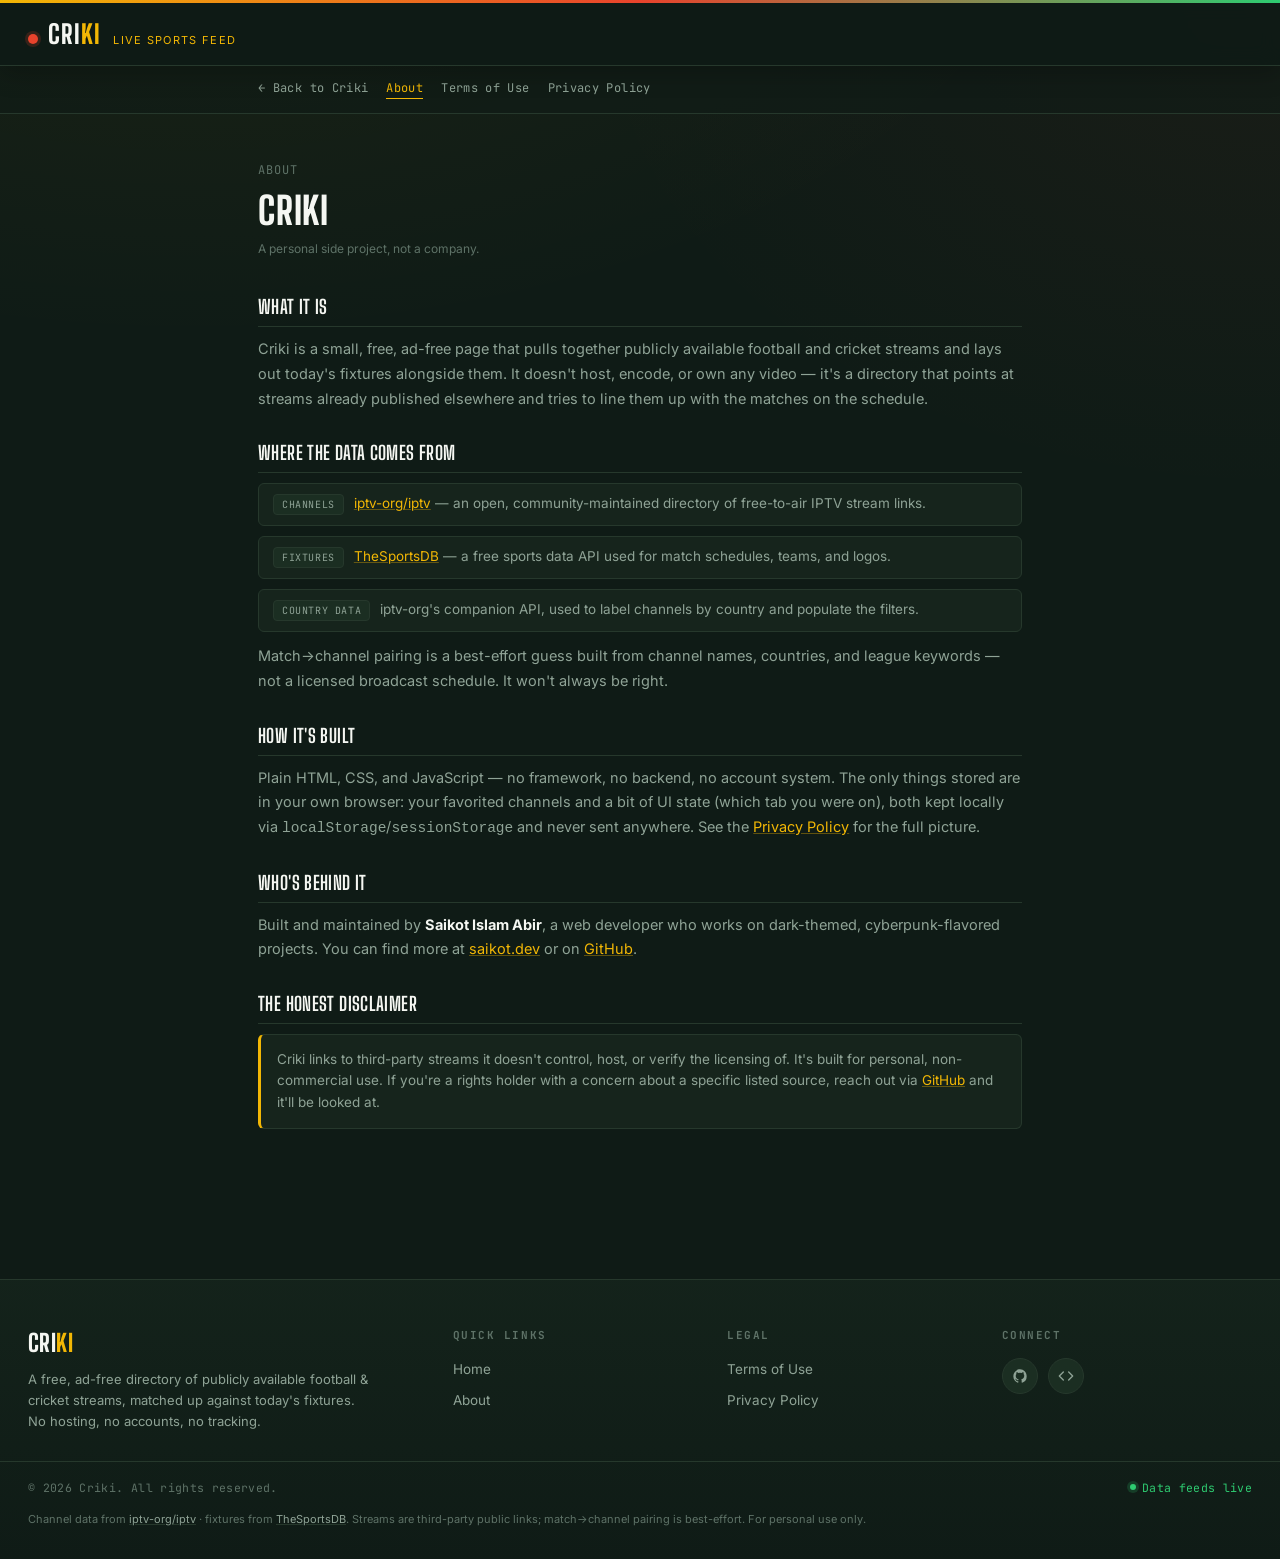
<file: about.html>
<!DOCTYPE html>
<html lang="en">
<head>
<meta charset="UTF-8">
<meta name="viewport" content="width=device-width, initial-scale=1.0">
<title>About — Criki</title>
<meta name="description" content="What Criki is, where its data comes from, and who builds it.">
<meta property="og:type" content="website">
<meta property="og:site_name" content="Criki">
<meta property="og:title" content="About — Criki">
<meta property="og:description" content="What Criki is, where its data comes from, and who builds it.">
<meta property="og:image" content="https://your-deployment-url-here/favicon.png">
<meta property="og:url" content="https://your-deployment-url-here/about.html">
<meta name="twitter:card" content="summary">
<meta name="twitter:title" content="About — Criki">
<meta name="twitter:description" content="What Criki is, where its data comes from, and who builds it.">
<meta name="twitter:image" content="https://your-deployment-url-here/favicon.png">
<link rel="preconnect" href="https://fonts.googleapis.com">
<link rel="preconnect" href="https://fonts.gstatic.com" crossorigin>
<link href="https://fonts.googleapis.com/css2?family=Big+Shoulders+Display:wght@600;700;800&family=Inter:wght@400;500;600;700&family=JetBrains+Mono:wght@400;500;700&display=swap" rel="stylesheet">
<link rel="icon" type="image/png" href="favicon.png">
<link rel="apple-touch-icon" href="favicon.png">
<link rel="stylesheet" href="css/style.css">
</head>
<body>

<header>
  <div class="header-inner">
    <a class="brand" href="index.html" style="text-decoration:none;">
      <span class="brand-mark" aria-hidden="true"></span>
      <h1 class="display">CRI<span>KI</span></h1>
      <span class="brand-sub">Live Sports Feed</span>
    </a>
  </div>
</header>

<nav class="info-nav">
  <div class="info-nav-inner">
    <a href="index.html">← Back to Criki</a>
    <a href="about.html" class="active">About</a>
    <a href="terms.html">Terms of Use</a>
    <a href="privacy.html">Privacy Policy</a>
  </div>
</nav>

<main class="page-content">
  <div class="page-kicker">About</div>
  <h1>Criki</h1>
  <p class="page-updated">A personal side project, not a company.</p>

  <section>
    <h2>What it is</h2>
    <p>Criki is a small, free, ad-free page that pulls together publicly available football and cricket streams and lays out today's fixtures alongside them. It doesn't host, encode, or own any video — it's a directory that points at streams already published elsewhere and tries to line them up with the matches on the schedule.</p>
  </section>

  <section>
    <h2>Where the data comes from</h2>
    <div class="about-stack">
      <div class="about-stack-item">
        <span class="tag">Channels</span>
        <span><a href="https://github.com/iptv-org/iptv" target="_blank" rel="noopener">iptv-org/iptv</a> — an open, community-maintained directory of free-to-air IPTV stream links.</span>
      </div>
      <div class="about-stack-item">
        <span class="tag">Fixtures</span>
        <span><a href="https://www.thesportsdb.com/" target="_blank" rel="noopener">TheSportsDB</a> — a free sports data API used for match schedules, teams, and logos.</span>
      </div>
      <div class="about-stack-item">
        <span class="tag">Country data</span>
        <span>iptv-org's companion API, used to label channels by country and populate the filters.</span>
      </div>
    </div>
    <p>Match→channel pairing is a best-effort guess built from channel names, countries, and league keywords — not a licensed broadcast schedule. It won't always be right.</p>
  </section>

  <section>
    <h2>How it's built</h2>
    <p>Plain HTML, CSS, and JavaScript — no framework, no backend, no account system. The only things stored are in your own browser: your favorited channels and a bit of UI state (which tab you were on), both kept locally via <code>localStorage</code>/<code>sessionStorage</code> and never sent anywhere. See the <a href="privacy.html">Privacy Policy</a> for the full picture.</p>
  </section>

  <section>
    <h2>Who's behind it</h2>
    <p>Built and maintained by <strong>Saikot Islam Abir</strong>, a web developer who works on dark-themed, cyberpunk-flavored projects. You can find more at <a href="https://saikot.dev" target="_blank" rel="noopener">saikot.dev</a> or on <a href="https://github.com/saikotportal" target="_blank" rel="noopener">GitHub</a>.</p>
  </section>

  <section>
    <h2>The honest disclaimer</h2>
    <div class="callout">Criki links to third-party streams it doesn't control, host, or verify the licensing of. It's built for personal, non-commercial use. If you're a rights holder with a concern about a specific listed source, reach out via <a href="https://github.com/saikotportal" target="_blank" rel="noopener">GitHub</a> and it'll be looked at.</div>
  </section>
</main>

<footer>
  <div class="footer-grid">
    <div class="footer-col footer-brand-col">
      <a class="footer-logo display" href="index.html">CRI<span>KI</span></a>
      <p class="footer-tagline">A free, ad-free directory of publicly available football &amp; cricket streams, matched up against today's fixtures. No hosting, no accounts, no tracking.</p>
    </div>
    <div class="footer-col">
      <h4 class="footer-heading mono">QUICK LINKS</h4>
      <ul class="footer-links">
        <li><a href="index.html">Home</a></li>
        <li><a href="about.html">About</a></li>
      </ul>
    </div>
    <div class="footer-col">
      <h4 class="footer-heading mono">LEGAL</h4>
      <ul class="footer-links">
        <li><a href="terms.html">Terms of Use</a></li>
        <li><a href="privacy.html">Privacy Policy</a></li>
      </ul>
    </div>
    <div class="footer-col">
      <h4 class="footer-heading mono">CONNECT</h4>
      <div class="footer-connect">
        <a class="footer-icon-btn" href="https://github.com/saikotportal" target="_blank" rel="noopener" aria-label="GitHub">
          <svg viewBox="0 0 24 24" fill="currentColor" aria-hidden="true"><path d="M12 2C6.48 2 2 6.58 2 12.26c0 4.54 2.87 8.39 6.84 9.75.5.1.68-.22.68-.49 0-.24-.01-.87-.01-1.71-2.78.62-3.37-1.36-3.37-1.36-.46-1.19-1.11-1.51-1.11-1.51-.91-.64.07-.63.07-.63 1 .07 1.53 1.05 1.53 1.05.89 1.56 2.34 1.11 2.91.85.09-.66.35-1.11.63-1.37-2.22-.26-4.56-1.14-4.56-5.07 0-1.12.39-2.03 1.03-2.75-.1-.26-.45-1.31.1-2.72 0 0 .84-.27 2.75 1.05a9.3 9.3 0 0 1 5 0c1.91-1.32 2.75-1.05 2.75-1.05.55 1.41.2 2.46.1 2.72.64.72 1.03 1.63 1.03 2.75 0 3.94-2.34 4.81-4.57 5.06.36.32.68.94.68 1.9 0 1.37-.01 2.47-.01 2.81 0 .27.18.6.69.49A10.02 10.02 0 0 0 22 12.26C22 6.58 17.52 2 12 2Z"/></svg>
        </a>
        <button type="button" class="footer-icon-btn" id="devCreditTrigger" aria-label="Built by saikot.dev">
          <svg viewBox="0 0 24 24" fill="none" stroke="currentColor" stroke-width="2" stroke-linecap="round" stroke-linejoin="round" aria-hidden="true"><path d="M16 18l6-6-6-6"/><path d="M8 6l-6 6 6 6"/></svg>
        </button>
      </div>
    </div>
  </div>

  <div class="footer-divider" aria-hidden="true"></div>

  <div class="footer-bottom mono">
    <span>&copy; <span id="footerYear"></span> Criki. All rights reserved.</span>
    <span class="footer-status"><span class="live-dot-sm" aria-hidden="true"></span>Data feeds live</span>
  </div>

  <p class="footer-disclaimer">Channel data from <a href="https://github.com/iptv-org/iptv" target="_blank" rel="noopener">iptv-org/iptv</a> · fixtures from <a href="https://www.thesportsdb.com/" target="_blank" rel="noopener">TheSportsDB</a>. Streams are third-party public links; match→channel pairing is best-effort. For personal use only.</p>
</footer>

<div class="dev-overlay" id="devOverlay" hidden>
  <div class="dev-card-shell" id="devCardShell">
    <div class="dev-card" id="devCard" role="dialog" aria-modal="true" aria-labelledby="devCardName">
      <div class="dev-scanline" aria-hidden="true"></div>

      <div class="dev-termbar">
        <span class="dev-dot red" aria-hidden="true"></span>
        <span class="dev-dot amber" aria-hidden="true"></span>
        <span class="dev-dot green" aria-hidden="true"></span>
        <span class="dev-termlabel mono">DEV_PROFILE.SYS</span>
        <button type="button" class="dev-close" id="devCloseBtn" aria-label="Close">✕</button>
      </div>

      <div class="dev-body">
        <div class="dev-avatar" aria-hidden="true">SA</div>
        <h3 id="devCardName" class="dev-name display glitch" data-text="SAIKOT ISLAM ABIR">SAIKOT ISLAM ABIR</h3>
        <p class="dev-status mono"><span class="dev-status-dot" aria-hidden="true"></span>STATUS: ONLINE</p>
        <p class="dev-tagline">Web developer — builds Criki and other dark-themed, cyberpunk-flavored projects.</p>
        <div class="dev-btn-row">
          <a class="dev-btn primary" href="https://saikot.dev" target="_blank" rel="noopener">
            <span>Visit saikot.dev</span>
            <svg viewBox="0 0 24 24" width="16" height="16" fill="none" stroke="currentColor" stroke-width="2.5" stroke-linecap="round" stroke-linejoin="round" aria-hidden="true"><path d="M7 17L17 7"/><path d="M8 7h9v9"/></svg>
          </a>
          <a class="dev-btn secondary" href="https://github.com/saikotportal" target="_blank" rel="noopener">
            <svg viewBox="0 0 24 24" width="16" height="16" fill="currentColor" aria-hidden="true"><path d="M12 2C6.48 2 2 6.58 2 12.26c0 4.54 2.87 8.39 6.84 9.75.5.1.68-.22.68-.49 0-.24-.01-.87-.01-1.71-2.78.62-3.37-1.36-3.37-1.36-.46-1.19-1.11-1.51-1.11-1.51-.91-.64.07-.63.07-.63 1 .07 1.53 1.05 1.53 1.05.89 1.56 2.34 1.11 2.91.85.09-.66.35-1.11.63-1.37-2.22-.26-4.56-1.14-4.56-5.07 0-1.12.39-2.03 1.03-2.75-.1-.26-.45-1.31.1-2.72 0 0 .84-.27 2.75 1.05a9.3 9.3 0 0 1 5 0c1.91-1.32 2.75-1.05 2.75-1.05.55 1.41.2 2.46.1 2.72.64.72 1.03 1.63 1.03 2.75 0 3.94-2.34 4.81-4.57 5.06.36.32.68.94.68 1.9 0 1.37-.01 2.47-.01 2.81 0 .27.18.6.69.49A10.02 10.02 0 0 0 22 12.26C22 6.58 17.52 2 12 2Z"/></svg>
            <span>GitHub</span>
          </a>
        </div>
      </div>

      <span class="dev-corner tl" aria-hidden="true"></span>
      <span class="dev-corner tr" aria-hidden="true"></span>
      <span class="dev-corner bl" aria-hidden="true"></span>
      <span class="dev-corner br" aria-hidden="true"></span>
    </div>
  </div>
</div>

<button id="backToTopBtn" class="back-to-top" aria-label="Back to top" title="Back to top">
  <svg viewBox="0 0 24 24" width="20" height="20" fill="none" stroke="currentColor" stroke-width="2.5" stroke-linecap="round" stroke-linejoin="round" aria-hidden="true">
    <path d="M12 19V5"/>
    <path d="M5 12l7-7 7 7"/>
  </svg>
</button>

<script>document.getElementById('footerYear').textContent = new Date().getFullYear();</script>
<script src="js/backtotop.js"></script>
<script src="js/devcredit.js"></script>
</body>
</html>
</file>
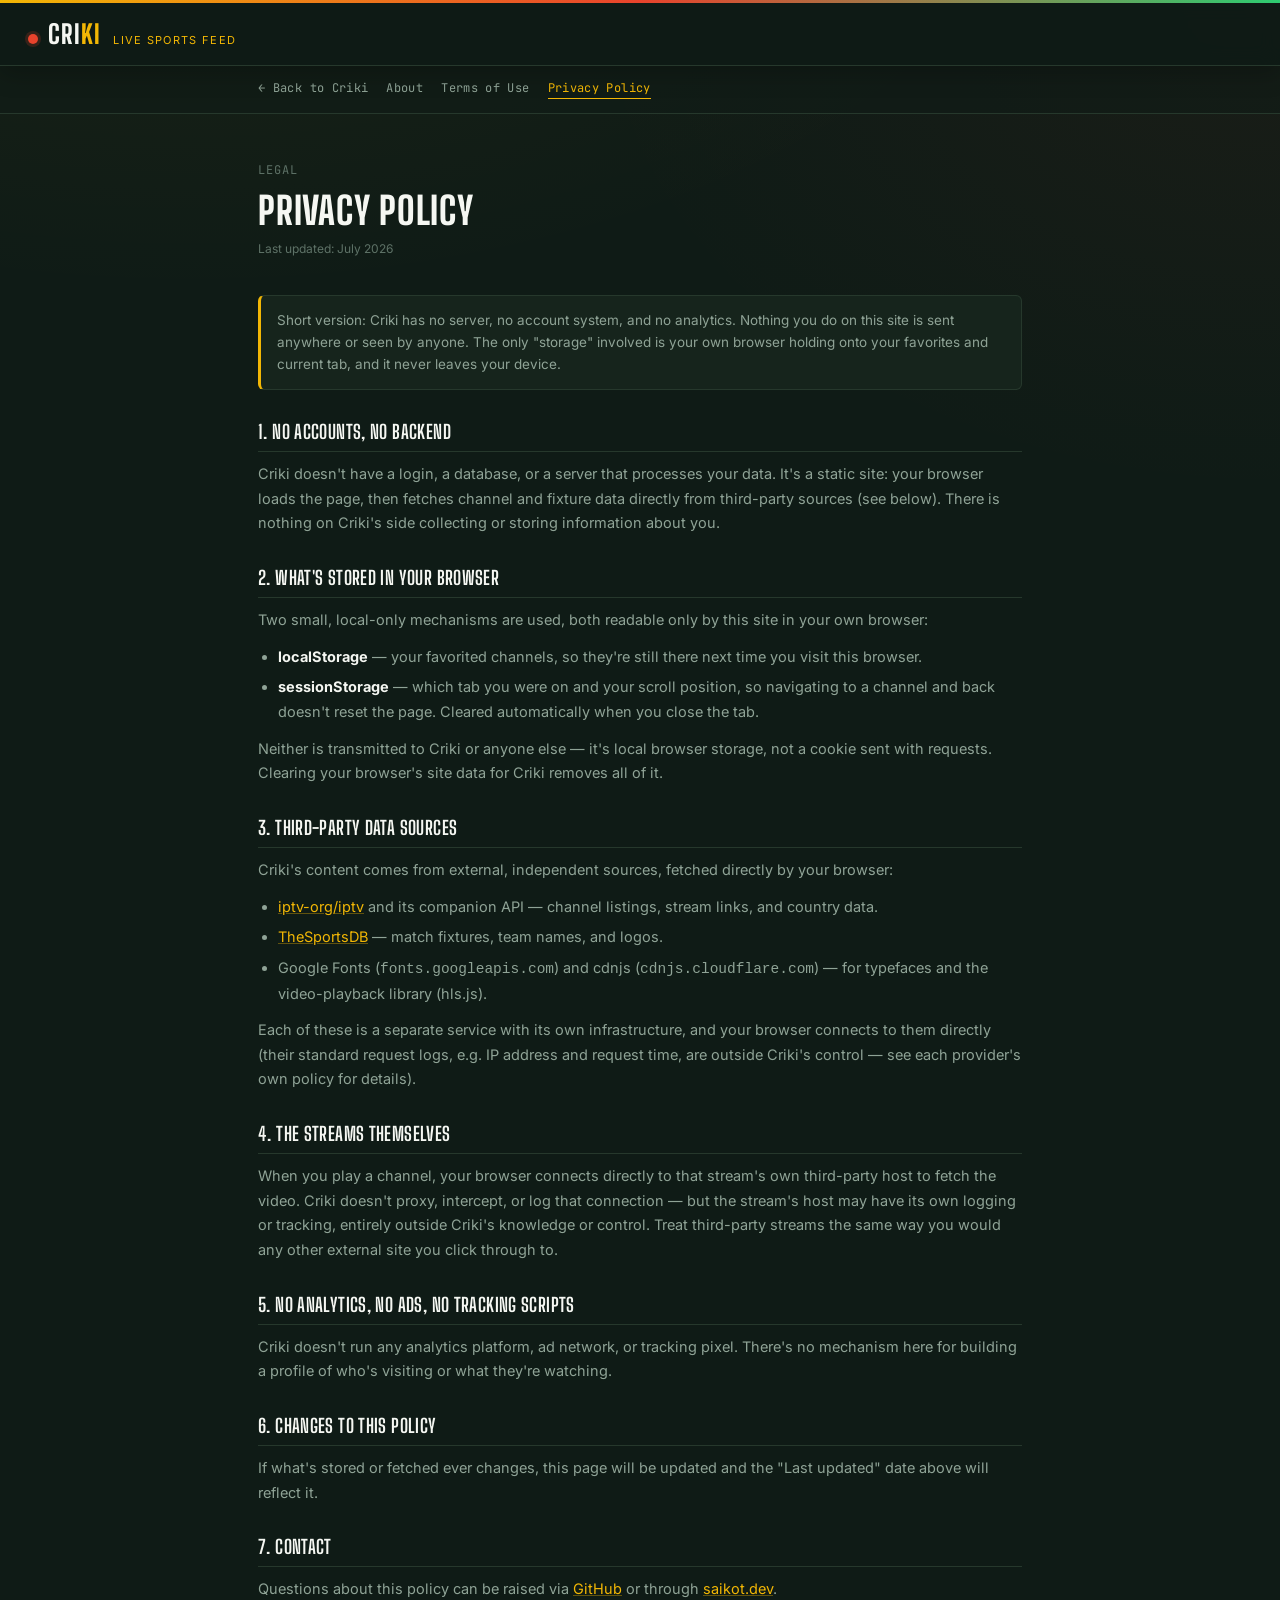
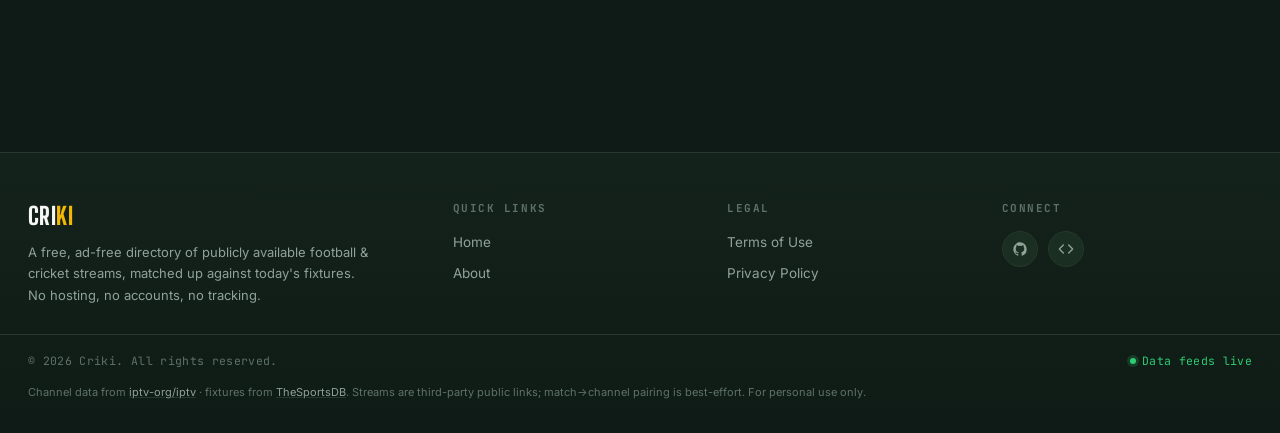
<file: privacy.html>
<!DOCTYPE html>
<html lang="en">
<head>
<meta charset="UTF-8">
<meta name="viewport" content="width=device-width, initial-scale=1.0">
<title>Privacy Policy — Criki</title>
<meta name="description" content="What Criki stores, what it doesn't, and where third-party data comes from.">
<meta property="og:type" content="website">
<meta property="og:site_name" content="Criki">
<meta property="og:title" content="Privacy Policy — Criki">
<meta property="og:description" content="What Criki stores, what it doesn't, and where third-party data comes from.">
<meta property="og:image" content="https://your-deployment-url-here/favicon.png">
<meta property="og:url" content="https://your-deployment-url-here/privacy.html">
<meta name="twitter:card" content="summary">
<meta name="twitter:title" content="Privacy Policy — Criki">
<meta name="twitter:description" content="What Criki stores, what it doesn't, and where third-party data comes from.">
<meta name="twitter:image" content="https://your-deployment-url-here/favicon.png">
<link rel="preconnect" href="https://fonts.googleapis.com">
<link rel="preconnect" href="https://fonts.gstatic.com" crossorigin>
<link href="https://fonts.googleapis.com/css2?family=Big+Shoulders+Display:wght@600;700;800&family=Inter:wght@400;500;600;700&family=JetBrains+Mono:wght@400;500;700&display=swap" rel="stylesheet">
<link rel="icon" type="image/png" href="favicon.png">
<link rel="apple-touch-icon" href="favicon.png">
<link rel="stylesheet" href="css/style.css">
</head>
<body>

<header>
  <div class="header-inner">
    <a class="brand" href="index.html" style="text-decoration:none;">
      <span class="brand-mark" aria-hidden="true"></span>
      <h1 class="display">CRI<span>KI</span></h1>
      <span class="brand-sub">Live Sports Feed</span>
    </a>
  </div>
</header>

<nav class="info-nav">
  <div class="info-nav-inner">
    <a href="index.html">← Back to Criki</a>
    <a href="about.html">About</a>
    <a href="terms.html">Terms of Use</a>
    <a href="privacy.html" class="active">Privacy Policy</a>
  </div>
</nav>

<main class="page-content">
  <div class="page-kicker">Legal</div>
  <h1>Privacy Policy</h1>
  <p class="page-updated">Last updated: July 2026</p>

  <section>
    <div class="callout">Short version: Criki has no server, no account system, and no analytics. Nothing you do on this site is sent anywhere or seen by anyone. The only "storage" involved is your own browser holding onto your favorites and current tab, and it never leaves your device.</div>
  </section>

  <section>
    <h2>1. No accounts, no backend</h2>
    <p>Criki doesn't have a login, a database, or a server that processes your data. It's a static site: your browser loads the page, then fetches channel and fixture data directly from third-party sources (see below). There is nothing on Criki's side collecting or storing information about you.</p>
  </section>

  <section>
    <h2>2. What's stored in your browser</h2>
    <p>Two small, local-only mechanisms are used, both readable only by this site in your own browser:</p>
    <ul>
      <li><strong>localStorage</strong> — your favorited channels, so they're still there next time you visit this browser.</li>
      <li><strong>sessionStorage</strong> — which tab you were on and your scroll position, so navigating to a channel and back doesn't reset the page. Cleared automatically when you close the tab.</li>
    </ul>
    <p>Neither is transmitted to Criki or anyone else — it's local browser storage, not a cookie sent with requests. Clearing your browser's site data for Criki removes all of it.</p>
  </section>

  <section>
    <h2>3. Third-party data sources</h2>
    <p>Criki's content comes from external, independent sources, fetched directly by your browser:</p>
    <ul>
      <li><a href="https://github.com/iptv-org/iptv" target="_blank" rel="noopener">iptv-org/iptv</a> and its companion API — channel listings, stream links, and country data.</li>
      <li><a href="https://www.thesportsdb.com/" target="_blank" rel="noopener">TheSportsDB</a> — match fixtures, team names, and logos.</li>
      <li>Google Fonts (<code>fonts.googleapis.com</code>) and cdnjs (<code>cdnjs.cloudflare.com</code>) — for typefaces and the video-playback library (hls.js).</li>
    </ul>
    <p>Each of these is a separate service with its own infrastructure, and your browser connects to them directly (their standard request logs, e.g. IP address and request time, are outside Criki's control — see each provider's own policy for details).</p>
  </section>

  <section>
    <h2>4. The streams themselves</h2>
    <p>When you play a channel, your browser connects directly to that stream's own third-party host to fetch the video. Criki doesn't proxy, intercept, or log that connection — but the stream's host may have its own logging or tracking, entirely outside Criki's knowledge or control. Treat third-party streams the same way you would any other external site you click through to.</p>
  </section>

  <section>
    <h2>5. No analytics, no ads, no tracking scripts</h2>
    <p>Criki doesn't run any analytics platform, ad network, or tracking pixel. There's no mechanism here for building a profile of who's visiting or what they're watching.</p>
  </section>

  <section>
    <h2>6. Changes to this policy</h2>
    <p>If what's stored or fetched ever changes, this page will be updated and the "Last updated" date above will reflect it.</p>
  </section>

  <section>
    <h2>7. Contact</h2>
    <p>Questions about this policy can be raised via <a href="https://github.com/saikotportal" target="_blank" rel="noopener">GitHub</a> or through <a href="https://saikot.dev" target="_blank" rel="noopener">saikot.dev</a>.</p>
  </section>
</main>

<footer>
  <div class="footer-grid">
    <div class="footer-col footer-brand-col">
      <a class="footer-logo display" href="index.html">CRI<span>KI</span></a>
      <p class="footer-tagline">A free, ad-free directory of publicly available football &amp; cricket streams, matched up against today's fixtures. No hosting, no accounts, no tracking.</p>
    </div>
    <div class="footer-col">
      <h4 class="footer-heading mono">QUICK LINKS</h4>
      <ul class="footer-links">
        <li><a href="index.html">Home</a></li>
        <li><a href="about.html">About</a></li>
      </ul>
    </div>
    <div class="footer-col">
      <h4 class="footer-heading mono">LEGAL</h4>
      <ul class="footer-links">
        <li><a href="terms.html">Terms of Use</a></li>
        <li><a href="privacy.html">Privacy Policy</a></li>
      </ul>
    </div>
    <div class="footer-col">
      <h4 class="footer-heading mono">CONNECT</h4>
      <div class="footer-connect">
        <a class="footer-icon-btn" href="https://github.com/saikotportal" target="_blank" rel="noopener" aria-label="GitHub">
          <svg viewBox="0 0 24 24" fill="currentColor" aria-hidden="true"><path d="M12 2C6.48 2 2 6.58 2 12.26c0 4.54 2.87 8.39 6.84 9.75.5.1.68-.22.68-.49 0-.24-.01-.87-.01-1.71-2.78.62-3.37-1.36-3.37-1.36-.46-1.19-1.11-1.51-1.11-1.51-.91-.64.07-.63.07-.63 1 .07 1.53 1.05 1.53 1.05.89 1.56 2.34 1.11 2.91.85.09-.66.35-1.11.63-1.37-2.22-.26-4.56-1.14-4.56-5.07 0-1.12.39-2.03 1.03-2.75-.1-.26-.45-1.31.1-2.72 0 0 .84-.27 2.75 1.05a9.3 9.3 0 0 1 5 0c1.91-1.32 2.75-1.05 2.75-1.05.55 1.41.2 2.46.1 2.72.64.72 1.03 1.63 1.03 2.75 0 3.94-2.34 4.81-4.57 5.06.36.32.68.94.68 1.9 0 1.37-.01 2.47-.01 2.81 0 .27.18.6.69.49A10.02 10.02 0 0 0 22 12.26C22 6.58 17.52 2 12 2Z"/></svg>
        </a>
        <button type="button" class="footer-icon-btn" id="devCreditTrigger" aria-label="Built by saikot.dev">
          <svg viewBox="0 0 24 24" fill="none" stroke="currentColor" stroke-width="2" stroke-linecap="round" stroke-linejoin="round" aria-hidden="true"><path d="M16 18l6-6-6-6"/><path d="M8 6l-6 6 6 6"/></svg>
        </button>
      </div>
    </div>
  </div>

  <div class="footer-divider" aria-hidden="true"></div>

  <div class="footer-bottom mono">
    <span>&copy; <span id="footerYear"></span> Criki. All rights reserved.</span>
    <span class="footer-status"><span class="live-dot-sm" aria-hidden="true"></span>Data feeds live</span>
  </div>

  <p class="footer-disclaimer">Channel data from <a href="https://github.com/iptv-org/iptv" target="_blank" rel="noopener">iptv-org/iptv</a> · fixtures from <a href="https://www.thesportsdb.com/" target="_blank" rel="noopener">TheSportsDB</a>. Streams are third-party public links; match→channel pairing is best-effort. For personal use only.</p>
</footer>

<div class="dev-overlay" id="devOverlay" hidden>
  <div class="dev-card-shell" id="devCardShell">
    <div class="dev-card" id="devCard" role="dialog" aria-modal="true" aria-labelledby="devCardName">
      <div class="dev-scanline" aria-hidden="true"></div>

      <div class="dev-termbar">
        <span class="dev-dot red" aria-hidden="true"></span>
        <span class="dev-dot amber" aria-hidden="true"></span>
        <span class="dev-dot green" aria-hidden="true"></span>
        <span class="dev-termlabel mono">DEV_PROFILE.SYS</span>
        <button type="button" class="dev-close" id="devCloseBtn" aria-label="Close">✕</button>
      </div>

      <div class="dev-body">
        <div class="dev-avatar" aria-hidden="true">SA</div>
        <h3 id="devCardName" class="dev-name display glitch" data-text="SAIKOT ISLAM ABIR">SAIKOT ISLAM ABIR</h3>
        <p class="dev-status mono"><span class="dev-status-dot" aria-hidden="true"></span>STATUS: ONLINE</p>
        <p class="dev-tagline">Web developer — builds Criki and other dark-themed, cyberpunk-flavored projects.</p>
        <div class="dev-btn-row">
          <a class="dev-btn primary" href="https://saikot.dev" target="_blank" rel="noopener">
            <span>Visit saikot.dev</span>
            <svg viewBox="0 0 24 24" width="16" height="16" fill="none" stroke="currentColor" stroke-width="2.5" stroke-linecap="round" stroke-linejoin="round" aria-hidden="true"><path d="M7 17L17 7"/><path d="M8 7h9v9"/></svg>
          </a>
          <a class="dev-btn secondary" href="https://github.com/saikotportal" target="_blank" rel="noopener">
            <svg viewBox="0 0 24 24" width="16" height="16" fill="currentColor" aria-hidden="true"><path d="M12 2C6.48 2 2 6.58 2 12.26c0 4.54 2.87 8.39 6.84 9.75.5.1.68-.22.68-.49 0-.24-.01-.87-.01-1.71-2.78.62-3.37-1.36-3.37-1.36-.46-1.19-1.11-1.51-1.11-1.51-.91-.64.07-.63.07-.63 1 .07 1.53 1.05 1.53 1.05.89 1.56 2.34 1.11 2.91.85.09-.66.35-1.11.63-1.37-2.22-.26-4.56-1.14-4.56-5.07 0-1.12.39-2.03 1.03-2.75-.1-.26-.45-1.31.1-2.72 0 0 .84-.27 2.75 1.05a9.3 9.3 0 0 1 5 0c1.91-1.32 2.75-1.05 2.75-1.05.55 1.41.2 2.46.1 2.72.64.72 1.03 1.63 1.03 2.75 0 3.94-2.34 4.81-4.57 5.06.36.32.68.94.68 1.9 0 1.37-.01 2.47-.01 2.81 0 .27.18.6.69.49A10.02 10.02 0 0 0 22 12.26C22 6.58 17.52 2 12 2Z"/></svg>
            <span>GitHub</span>
          </a>
        </div>
      </div>

      <span class="dev-corner tl" aria-hidden="true"></span>
      <span class="dev-corner tr" aria-hidden="true"></span>
      <span class="dev-corner bl" aria-hidden="true"></span>
      <span class="dev-corner br" aria-hidden="true"></span>
    </div>
  </div>
</div>

<button id="backToTopBtn" class="back-to-top" aria-label="Back to top" title="Back to top">
  <svg viewBox="0 0 24 24" width="20" height="20" fill="none" stroke="currentColor" stroke-width="2.5" stroke-linecap="round" stroke-linejoin="round" aria-hidden="true">
    <path d="M12 19V5"/>
    <path d="M5 12l7-7 7 7"/>
  </svg>
</button>

<script>document.getElementById('footerYear').textContent = new Date().getFullYear();</script>
<script src="js/backtotop.js"></script>
<script src="js/devcredit.js"></script>
</body>
</html>
</file>
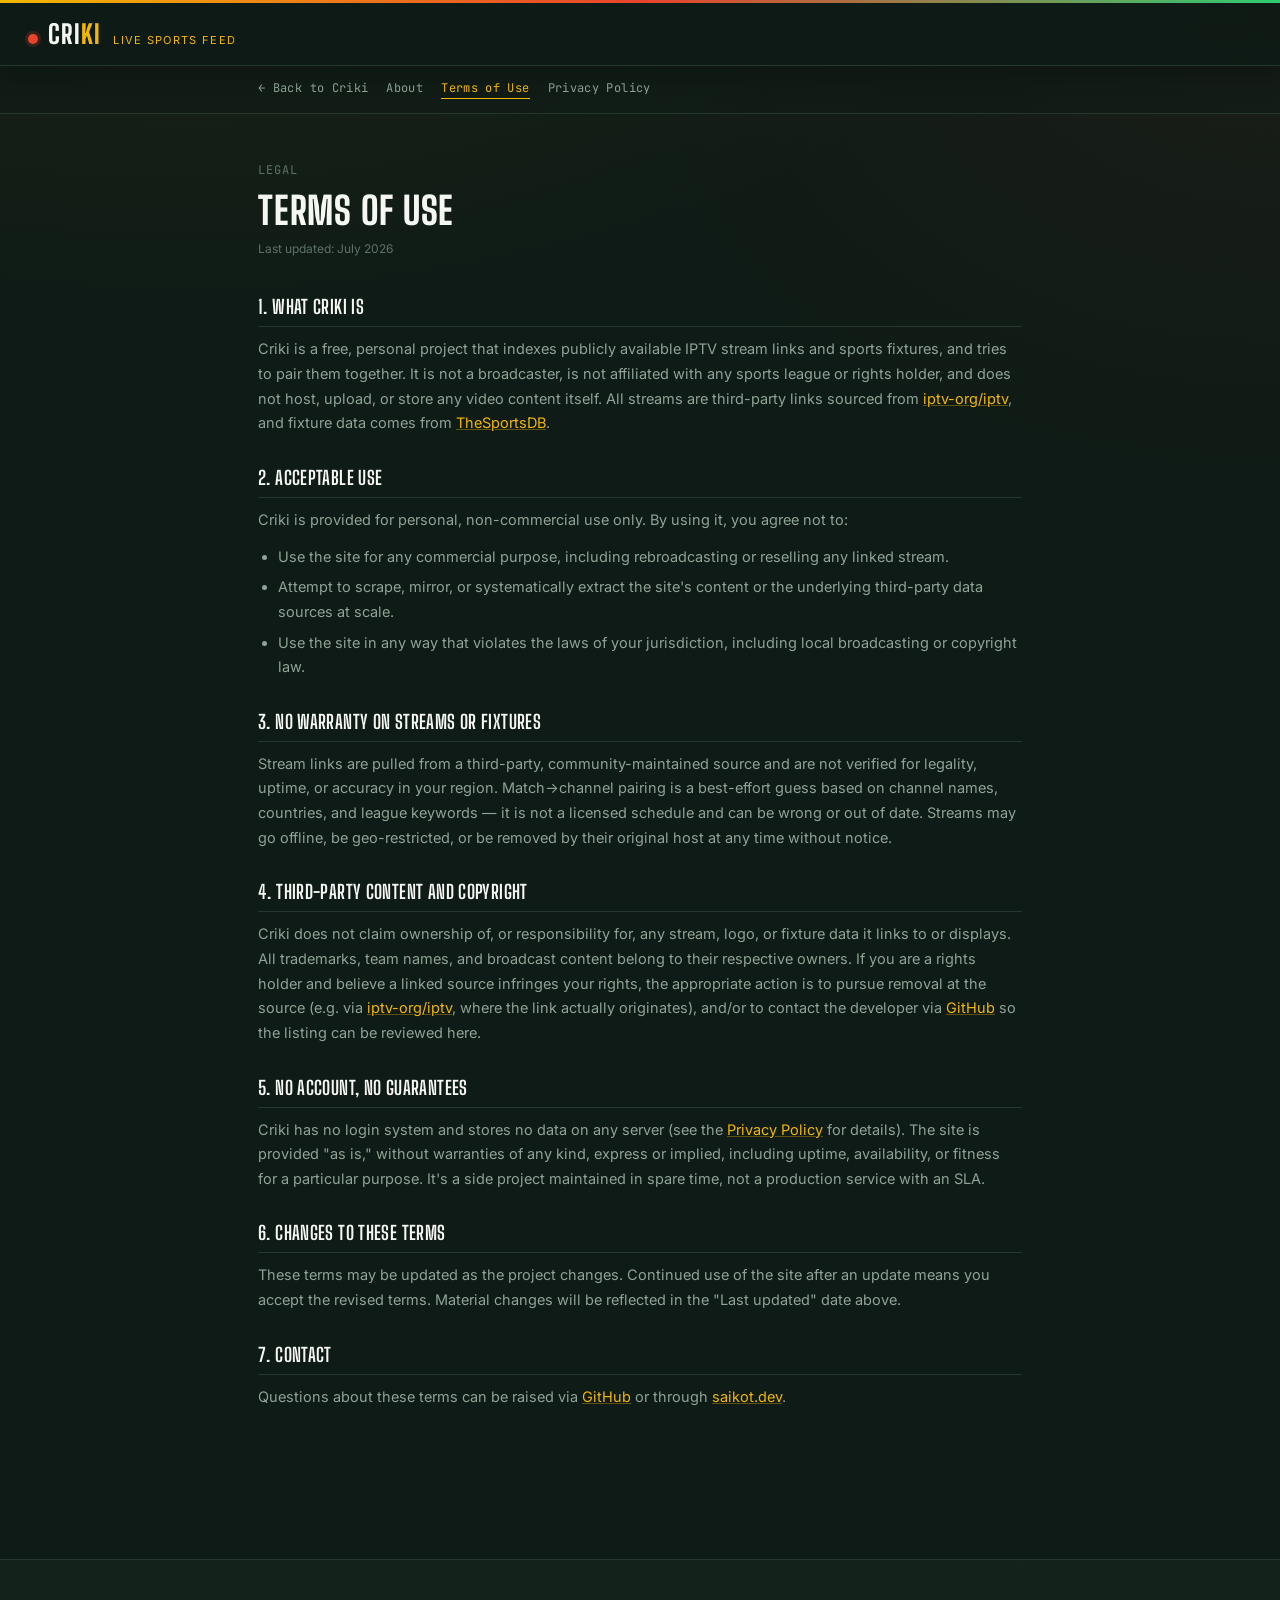
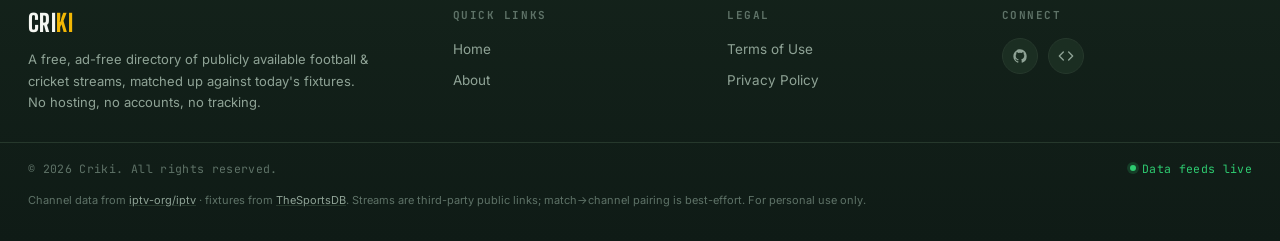
<file: terms.html>
<!DOCTYPE html>
<html lang="en">
<head>
<meta charset="UTF-8">
<meta name="viewport" content="width=device-width, initial-scale=1.0">
<title>Terms of Use — Criki</title>
<meta name="description" content="Terms of use for Criki.">
<meta property="og:type" content="website">
<meta property="og:site_name" content="Criki">
<meta property="og:title" content="Terms of Use — Criki">
<meta property="og:description" content="Terms of use for Criki.">
<meta property="og:image" content="https://your-deployment-url-here/favicon.png">
<meta property="og:url" content="https://your-deployment-url-here/terms.html">
<meta name="twitter:card" content="summary">
<meta name="twitter:title" content="Terms of Use — Criki">
<meta name="twitter:description" content="Terms of use for Criki.">
<meta name="twitter:image" content="https://your-deployment-url-here/favicon.png">
<link rel="preconnect" href="https://fonts.googleapis.com">
<link rel="preconnect" href="https://fonts.gstatic.com" crossorigin>
<link href="https://fonts.googleapis.com/css2?family=Big+Shoulders+Display:wght@600;700;800&family=Inter:wght@400;500;600;700&family=JetBrains+Mono:wght@400;500;700&display=swap" rel="stylesheet">
<link rel="icon" type="image/png" href="favicon.png">
<link rel="apple-touch-icon" href="favicon.png">
<link rel="stylesheet" href="css/style.css">
</head>
<body>

<header>
  <div class="header-inner">
    <a class="brand" href="index.html" style="text-decoration:none;">
      <span class="brand-mark" aria-hidden="true"></span>
      <h1 class="display">CRI<span>KI</span></h1>
      <span class="brand-sub">Live Sports Feed</span>
    </a>
  </div>
</header>

<nav class="info-nav">
  <div class="info-nav-inner">
    <a href="index.html">← Back to Criki</a>
    <a href="about.html">About</a>
    <a href="terms.html" class="active">Terms of Use</a>
    <a href="privacy.html">Privacy Policy</a>
  </div>
</nav>

<main class="page-content">
  <div class="page-kicker">Legal</div>
  <h1>Terms of Use</h1>
  <p class="page-updated">Last updated: July 2026</p>

  <section>
    <h2>1. What Criki is</h2>
    <p>Criki is a free, personal project that indexes publicly available IPTV stream links and sports fixtures, and tries to pair them together. It is not a broadcaster, is not affiliated with any sports league or rights holder, and does not host, upload, or store any video content itself. All streams are third-party links sourced from <a href="https://github.com/iptv-org/iptv" target="_blank" rel="noopener">iptv-org/iptv</a>, and fixture data comes from <a href="https://www.thesportsdb.com/" target="_blank" rel="noopener">TheSportsDB</a>.</p>
  </section>

  <section>
    <h2>2. Acceptable use</h2>
    <p>Criki is provided for personal, non-commercial use only. By using it, you agree not to:</p>
    <ul>
      <li>Use the site for any commercial purpose, including rebroadcasting or reselling any linked stream.</li>
      <li>Attempt to scrape, mirror, or systematically extract the site's content or the underlying third-party data sources at scale.</li>
      <li>Use the site in any way that violates the laws of your jurisdiction, including local broadcasting or copyright law.</li>
    </ul>
  </section>

  <section>
    <h2>3. No warranty on streams or fixtures</h2>
    <p>Stream links are pulled from a third-party, community-maintained source and are not verified for legality, uptime, or accuracy in your region. Match→channel pairing is a best-effort guess based on channel names, countries, and league keywords — it is not a licensed schedule and can be wrong or out of date. Streams may go offline, be geo-restricted, or be removed by their original host at any time without notice.</p>
  </section>

  <section>
    <h2>4. Third-party content and copyright</h2>
    <p>Criki does not claim ownership of, or responsibility for, any stream, logo, or fixture data it links to or displays. All trademarks, team names, and broadcast content belong to their respective owners. If you are a rights holder and believe a linked source infringes your rights, the appropriate action is to pursue removal at the source (e.g. via <a href="https://github.com/iptv-org/iptv" target="_blank" rel="noopener">iptv-org/iptv</a>, where the link actually originates), and/or to contact the developer via <a href="https://github.com/saikotportal" target="_blank" rel="noopener">GitHub</a> so the listing can be reviewed here.</p>
  </section>

  <section>
    <h2>5. No account, no guarantees</h2>
    <p>Criki has no login system and stores no data on any server (see the <a href="privacy.html">Privacy Policy</a> for details). The site is provided "as is," without warranties of any kind, express or implied, including uptime, availability, or fitness for a particular purpose. It's a side project maintained in spare time, not a production service with an SLA.</p>
  </section>

  <section>
    <h2>6. Changes to these terms</h2>
    <p>These terms may be updated as the project changes. Continued use of the site after an update means you accept the revised terms. Material changes will be reflected in the "Last updated" date above.</p>
  </section>

  <section>
    <h2>7. Contact</h2>
    <p>Questions about these terms can be raised via <a href="https://github.com/saikotportal" target="_blank" rel="noopener">GitHub</a> or through <a href="https://saikot.dev" target="_blank" rel="noopener">saikot.dev</a>.</p>
  </section>
</main>

<footer>
  <div class="footer-grid">
    <div class="footer-col footer-brand-col">
      <a class="footer-logo display" href="index.html">CRI<span>KI</span></a>
      <p class="footer-tagline">A free, ad-free directory of publicly available football &amp; cricket streams, matched up against today's fixtures. No hosting, no accounts, no tracking.</p>
    </div>
    <div class="footer-col">
      <h4 class="footer-heading mono">QUICK LINKS</h4>
      <ul class="footer-links">
        <li><a href="index.html">Home</a></li>
        <li><a href="about.html">About</a></li>
      </ul>
    </div>
    <div class="footer-col">
      <h4 class="footer-heading mono">LEGAL</h4>
      <ul class="footer-links">
        <li><a href="terms.html">Terms of Use</a></li>
        <li><a href="privacy.html">Privacy Policy</a></li>
      </ul>
    </div>
    <div class="footer-col">
      <h4 class="footer-heading mono">CONNECT</h4>
      <div class="footer-connect">
        <a class="footer-icon-btn" href="https://github.com/saikotportal" target="_blank" rel="noopener" aria-label="GitHub">
          <svg viewBox="0 0 24 24" fill="currentColor" aria-hidden="true"><path d="M12 2C6.48 2 2 6.58 2 12.26c0 4.54 2.87 8.39 6.84 9.75.5.1.68-.22.68-.49 0-.24-.01-.87-.01-1.71-2.78.62-3.37-1.36-3.37-1.36-.46-1.19-1.11-1.51-1.11-1.51-.91-.64.07-.63.07-.63 1 .07 1.53 1.05 1.53 1.05.89 1.56 2.34 1.11 2.91.85.09-.66.35-1.11.63-1.37-2.22-.26-4.56-1.14-4.56-5.07 0-1.12.39-2.03 1.03-2.75-.1-.26-.45-1.31.1-2.72 0 0 .84-.27 2.75 1.05a9.3 9.3 0 0 1 5 0c1.91-1.32 2.75-1.05 2.75-1.05.55 1.41.2 2.46.1 2.72.64.72 1.03 1.63 1.03 2.75 0 3.94-2.34 4.81-4.57 5.06.36.32.68.94.68 1.9 0 1.37-.01 2.47-.01 2.81 0 .27.18.6.69.49A10.02 10.02 0 0 0 22 12.26C22 6.58 17.52 2 12 2Z"/></svg>
        </a>
        <button type="button" class="footer-icon-btn" id="devCreditTrigger" aria-label="Built by saikot.dev">
          <svg viewBox="0 0 24 24" fill="none" stroke="currentColor" stroke-width="2" stroke-linecap="round" stroke-linejoin="round" aria-hidden="true"><path d="M16 18l6-6-6-6"/><path d="M8 6l-6 6 6 6"/></svg>
        </button>
      </div>
    </div>
  </div>

  <div class="footer-divider" aria-hidden="true"></div>

  <div class="footer-bottom mono">
    <span>&copy; <span id="footerYear"></span> Criki. All rights reserved.</span>
    <span class="footer-status"><span class="live-dot-sm" aria-hidden="true"></span>Data feeds live</span>
  </div>

  <p class="footer-disclaimer">Channel data from <a href="https://github.com/iptv-org/iptv" target="_blank" rel="noopener">iptv-org/iptv</a> · fixtures from <a href="https://www.thesportsdb.com/" target="_blank" rel="noopener">TheSportsDB</a>. Streams are third-party public links; match→channel pairing is best-effort. For personal use only.</p>
</footer>

<div class="dev-overlay" id="devOverlay" hidden>
  <div class="dev-card-shell" id="devCardShell">
    <div class="dev-card" id="devCard" role="dialog" aria-modal="true" aria-labelledby="devCardName">
      <div class="dev-scanline" aria-hidden="true"></div>

      <div class="dev-termbar">
        <span class="dev-dot red" aria-hidden="true"></span>
        <span class="dev-dot amber" aria-hidden="true"></span>
        <span class="dev-dot green" aria-hidden="true"></span>
        <span class="dev-termlabel mono">DEV_PROFILE.SYS</span>
        <button type="button" class="dev-close" id="devCloseBtn" aria-label="Close">✕</button>
      </div>

      <div class="dev-body">
        <div class="dev-avatar" aria-hidden="true">SA</div>
        <h3 id="devCardName" class="dev-name display glitch" data-text="SAIKOT ISLAM ABIR">SAIKOT ISLAM ABIR</h3>
        <p class="dev-status mono"><span class="dev-status-dot" aria-hidden="true"></span>STATUS: ONLINE</p>
        <p class="dev-tagline">Web developer — builds Criki and other dark-themed, cyberpunk-flavored projects.</p>
        <div class="dev-btn-row">
          <a class="dev-btn primary" href="https://saikot.dev" target="_blank" rel="noopener">
            <span>Visit saikot.dev</span>
            <svg viewBox="0 0 24 24" width="16" height="16" fill="none" stroke="currentColor" stroke-width="2.5" stroke-linecap="round" stroke-linejoin="round" aria-hidden="true"><path d="M7 17L17 7"/><path d="M8 7h9v9"/></svg>
          </a>
          <a class="dev-btn secondary" href="https://github.com/saikotportal" target="_blank" rel="noopener">
            <svg viewBox="0 0 24 24" width="16" height="16" fill="currentColor" aria-hidden="true"><path d="M12 2C6.48 2 2 6.58 2 12.26c0 4.54 2.87 8.39 6.84 9.75.5.1.68-.22.68-.49 0-.24-.01-.87-.01-1.71-2.78.62-3.37-1.36-3.37-1.36-.46-1.19-1.11-1.51-1.11-1.51-.91-.64.07-.63.07-.63 1 .07 1.53 1.05 1.53 1.05.89 1.56 2.34 1.11 2.91.85.09-.66.35-1.11.63-1.37-2.22-.26-4.56-1.14-4.56-5.07 0-1.12.39-2.03 1.03-2.75-.1-.26-.45-1.31.1-2.72 0 0 .84-.27 2.75 1.05a9.3 9.3 0 0 1 5 0c1.91-1.32 2.75-1.05 2.75-1.05.55 1.41.2 2.46.1 2.72.64.72 1.03 1.63 1.03 2.75 0 3.94-2.34 4.81-4.57 5.06.36.32.68.94.68 1.9 0 1.37-.01 2.47-.01 2.81 0 .27.18.6.69.49A10.02 10.02 0 0 0 22 12.26C22 6.58 17.52 2 12 2Z"/></svg>
            <span>GitHub</span>
          </a>
        </div>
      </div>

      <span class="dev-corner tl" aria-hidden="true"></span>
      <span class="dev-corner tr" aria-hidden="true"></span>
      <span class="dev-corner bl" aria-hidden="true"></span>
      <span class="dev-corner br" aria-hidden="true"></span>
    </div>
  </div>
</div>

<button id="backToTopBtn" class="back-to-top" aria-label="Back to top" title="Back to top">
  <svg viewBox="0 0 24 24" width="20" height="20" fill="none" stroke="currentColor" stroke-width="2.5" stroke-linecap="round" stroke-linejoin="round" aria-hidden="true">
    <path d="M12 19V5"/>
    <path d="M5 12l7-7 7 7"/>
  </svg>
</button>

<script>document.getElementById('footerYear').textContent = new Date().getFullYear();</script>
<script src="js/backtotop.js"></script>
<script src="js/devcredit.js"></script>
</body>
</html>
</file>
<file: css/style.css>
:root{
  --bg:#0F1B16;
  --surface:#16241C;
  --surface2:#1B2E22;
  --line:#26382C;
  --text:#F5F7F2;
  --muted:#8FA396;
  --muted-dim:#5E7267;
  --amber:#F2B705;
  --red:#E8432C;
  --green:#2ECC71;
}
*{box-sizing:border-box; margin:0; padding:0;}
html{scroll-behavior:smooth;}
body{
  background:
    radial-gradient(ellipse 900px 500px at 15% -10%, rgba(242,183,5,0.06), transparent),
    radial-gradient(ellipse 700px 500px at 100% 0%, rgba(232,67,44,0.05), transparent),
    var(--bg);
  color:var(--text);
  font-family:'Inter', sans-serif;
  min-height:100vh;
}
::selection{ background:var(--amber); color:#0F1B16; }
:focus-visible{ outline:2px solid var(--amber); outline-offset:2px; }
a{ color:inherit; }
.mono{ font-family:'JetBrains Mono', monospace; }
.display{ font-family:'Big Shoulders Display', sans-serif; font-weight:800; text-transform:uppercase; letter-spacing:0.02em; }

header{
  position:sticky; top:0; z-index:50;
  background:rgba(15,27,22,0.92);
  backdrop-filter:blur(10px);
  border-bottom:1px solid var(--line);
  box-shadow:0 8px 24px rgba(0,0,0,0.22);
}
header::before{
  content:''; display:block; height:3px;
  background:linear-gradient(90deg, var(--amber), var(--red), var(--green));
}
.header-inner{
  max-width:1400px; margin:0 auto; padding:18px 28px;
  display:flex; align-items:center; justify-content:space-between; gap:24px;
}
.brand{ display:flex; align-items:baseline; gap:10px; }
.brand-mark{
  width:10px; height:10px; border-radius:50%;
  background:var(--red);
  box-shadow:0 0 0 3px rgba(232,67,44,0.18);
  animation:pulse 1.8s ease-in-out infinite;
  flex-shrink:0;
}
@keyframes pulse{
  0%,100%{ opacity:1; transform:scale(1); }
  50%{ opacity:0.55; transform:scale(0.85); }
}
.brand h1{ font-size:26px; letter-spacing:0.04em; line-height:1; }
.brand span{ color:var(--amber); }
.brand-sub{ color:var(--muted-dim); font-size:11px; letter-spacing:0.12em; text-transform:uppercase; margin-left:2px; }
.clock{ font-size:13px; color:var(--muted); letter-spacing:0.04em; display:flex; align-items:center; gap:8px; }
.clock b{ color:var(--text); font-weight:500; }

.ticker-wrap{
  background:var(--surface2); border-bottom:1px solid var(--line);
  overflow:hidden; white-space:nowrap; position:relative;
}
.ticker-wrap::before{
  content:'ON AIR'; position:relative; z-index:2; display:inline-flex; align-items:center;
  background:var(--red); color:#fff; font-family:'JetBrains Mono', monospace; font-weight:700;
  font-size:11px; letter-spacing:0.1em; padding:6px 14px;
}
.ticker-track{ display:inline-flex; align-items:center; animation:ticker 45s linear infinite; padding-left:12px; }
@media (prefers-reduced-motion: reduce){ .ticker-track{ animation:none; } }
.ticker-track span{
  font-family:'JetBrains Mono', monospace; font-size:12px; color:var(--muted);
  padding:6px 22px 6px 0; border-right:1px solid var(--line); margin-right:22px;
}
@keyframes ticker{ 0%{ transform:translateX(0); } 100%{ transform:translateX(-50%); } }

.controls{ max-width:1400px; margin:0 auto; padding:24px 28px 8px; display:flex; flex-wrap:wrap; gap:14px; align-items:center; }
.search-box{ flex:1 1 260px; position:relative; }
.search-box input{
  width:100%; background:var(--surface); border:1px solid var(--line); color:var(--text);
  font-family:'Inter', sans-serif; font-size:14px; padding:12px 14px 12px 38px; border-radius:6px;
  transition:border-color 0.15s;
}
.search-box input:focus{ border-color:var(--amber); outline:none; }
.search-box input::placeholder{ color:var(--muted-dim); }
.search-box::before{
  content:'⌕'; position:absolute; left:13px; top:50%; transform:translateY(-50%);
  color:var(--muted-dim); font-size:16px; pointer-events:none;
}
select{
  background:var(--surface); border:1px solid var(--line); color:var(--text);
  font-family:'Inter', sans-serif; font-size:13px; padding:11px 14px; border-radius:6px; cursor:pointer;
}
select:focus{ border-color:var(--amber); outline:none; }
.tabs{ display:flex; gap:6px; }
.tab-btn{
  background:var(--surface); border:1px solid var(--line); color:var(--muted);
  font-family:'Inter', sans-serif; font-size:13px; font-weight:600; padding:11px 18px;
  border-radius:6px; cursor:pointer; transition:all 0.15s; display:flex; align-items:center; gap:6px;
}
.tab-btn:hover{ border-color:var(--muted-dim); color:var(--text); }
.tab-btn.active{ background:var(--amber); border-color:var(--amber); color:#0F1B16; }

.chip-group{ display:flex; gap:4px; background:var(--surface); border:1px solid var(--line); border-radius:6px; padding:3px; }
.chip-btn{
  background:none; border:none; color:var(--muted); font-family:'Inter', sans-serif; font-size:12px; font-weight:600;
  padding:7px 12px; border-radius:4px; cursor:pointer; transition:all 0.15s;
}
.chip-btn:hover{ color:var(--text); }
.chip-btn.active{ background:var(--amber); color:#0F1B16; }

.live-strip-wrap{ max-width:1400px; margin:0 auto; padding:14px 28px 0; }
.live-strip-label{
  display:flex; align-items:center; gap:8px; font-size:11px; letter-spacing:0.1em; color:var(--red);
  font-weight:700; margin-bottom:10px;
}
.live-strip{ display:flex; gap:12px; overflow-x:auto; padding-bottom:4px; scrollbar-width:thin; }
.live-strip::-webkit-scrollbar{ height:6px; }
.live-strip::-webkit-scrollbar-thumb{ background:var(--line); border-radius:3px; }
.live-chip{
  flex:0 0 auto; display:flex; align-items:center; gap:10px; background:var(--surface); border:1px solid var(--red);
  border-radius:8px; padding:10px 14px; cursor:pointer; transition:transform 0.15s; min-width:220px;
}
.live-chip:hover{ transform:translateY(-2px); }
.live-chip .team-mini{ display:flex; align-items:center; gap:5px; font-size:12px; font-weight:600; }
.live-chip .team-mini img{ width:18px; height:18px; object-fit:contain; }
.live-chip .vs-mini{ font-size:10px; color:var(--muted-dim); font-family:'JetBrains Mono', monospace; }
.live-chip .live-chip-comp{ font-size:9px; color:var(--muted-dim); text-transform:uppercase; letter-spacing:0.05em; margin-top:2px; }
.live-chip-info{ display:flex; flex-direction:column; gap:1px; flex:1; min-width:0; }

.status-line{
  max-width:1400px; margin:0 auto; padding:6px 28px 0;
  display:flex; justify-content:space-between; align-items:center;
  color:var(--muted-dim); font-size:12px; font-family:'JetBrains Mono', monospace;
}

.grid{
  max-width:1400px; margin:0 auto; padding:20px 28px 60px;
  display:grid; grid-template-columns:repeat(auto-fill, minmax(220px, 1fr)); gap:16px;
}

.card-logo{
  width:48px; height:48px; border-radius:6px; background:var(--surface2);
  display:flex; align-items:center; justify-content:center; overflow:hidden; flex-shrink:0; border:1px solid var(--line);
}
.card-logo img{ width:100%; height:100%; object-fit:contain; padding:4px; }
.fallback{ font-family:'Big Shoulders Display', sans-serif; font-weight:800; color:var(--muted-dim); font-size:18px; }

.card{
  background:var(--surface); border:1px solid var(--line); border-radius:10px;
  cursor:pointer; transition:border-color 0.15s, transform 0.15s, box-shadow 0.15s;
  display:flex; flex-direction:column; text-align:left; position:relative; overflow:hidden;
}
.card:hover, .card:focus-visible{ border-color:var(--amber); transform:translateY(-3px); box-shadow:0 10px 24px rgba(0,0,0,0.35); }

.tile{
  position:relative; aspect-ratio:16/10; background:var(--surface2);
  display:flex; align-items:center; justify-content:center; overflow:hidden;
  border-bottom:1px solid var(--line);
}
.tile-logo{
  width:100%; height:100%; object-fit:contain; padding:22px;
  transition:transform 0.3s ease;
}
.card:hover .tile-logo{ transform:scale(1.08); }
.tile-fallback{
  display:none; font-size:28px; color:var(--muted-dim); letter-spacing:0.02em;
}
.tile.no-logo .tile-fallback{ display:block; }

.tile:not(:has(.tile-logo)) .tile-fallback{ display:block; }

.tile .live-dot{
  position:absolute; top:10px; left:10px; margin-top:0;
  box-shadow:0 0 0 3px rgba(15,27,22,0.85), 0 0 0 5px rgba(232,67,44,0.25);
}
.tile .live-dot.status-ok{ box-shadow:0 0 0 3px rgba(15,27,22,0.85), 0 0 0 5px rgba(46,204,113,0.25); }
.tile .live-dot.status-checking, .tile .live-dot.status-unknown{ box-shadow:0 0 0 3px rgba(15,27,22,0.85), 0 0 0 5px rgba(94,114,103,0.25); }

.tile-fav{
  position:absolute; top:6px; right:6px; z-index:2;
  width:28px; height:28px; border-radius:50%;
  background:rgba(15,27,22,0.75); backdrop-filter:blur(2px);
  display:flex; align-items:center; justify-content:center;
  font-size:15px;
}
.tile-fav:hover{ background:rgba(15,27,22,0.9); }

.tile-hover{
  position:absolute; inset:0; z-index:1;
  display:flex; align-items:center; justify-content:center;
  background:linear-gradient(to top, rgba(15,27,22,0.9), rgba(15,27,22,0.15));
  opacity:0; transition:opacity 0.2s ease;
}
.card:hover .tile-hover, .card:focus-visible .tile-hover{ opacity:1; }
.tile-watch{
  font-family:'JetBrains Mono', monospace; font-size:12px; font-weight:700; letter-spacing:0.06em;
  color:var(--amber); border:1px solid var(--amber); border-radius:6px; padding:7px 14px;
  transform:translateY(6px); transition:transform 0.2s ease;
}
.card:hover .tile-watch, .card:focus-visible .tile-watch{ transform:translateY(0); }

.card-meta{
  display:flex; align-items:center; justify-content:space-between; gap:8px;
  padding:12px 14px;
}
.card-name{ font-size:14px; font-weight:600; line-height:1.25; overflow:hidden; text-overflow:ellipsis; white-space:nowrap; }
.tag{
  font-family:'JetBrains Mono', monospace; font-size:10px; letter-spacing:0.06em; color:var(--muted);
  background:var(--surface2); border:1px solid var(--line); padding:3px 8px; border-radius:4px; text-transform:uppercase;
  flex-shrink:0;
}
.live-dot{
  width:7px; height:7px; border-radius:50%; background:var(--red); flex-shrink:0;
  box-shadow:0 0 0 2px rgba(232,67,44,0.2); animation:pulse 1.8s ease-in-out infinite; margin-top:4px;
}

.live-dot.status-ok{ background:var(--green); box-shadow:0 0 0 2px rgba(46,204,113,0.2); animation:none; }
.live-dot.status-dead{ background:var(--red); box-shadow:0 0 0 2px rgba(232,67,44,0.2); animation:none; }
.live-dot.status-checking{ background:var(--muted-dim); box-shadow:0 0 0 2px rgba(94,114,103,0.2); }
.live-dot.status-unknown{ background:var(--muted-dim); box-shadow:none; animation:none; }

.channels-legend{
  display:flex; gap:16px; flex-wrap:wrap; padding:10px 20px; font-size:11px; color:var(--muted-dim);
}
.channels-legend span{ display:inline-flex; align-items:center; gap:6px; }
.channels-legend .live-dot{ margin-top:0; position:static; }

.pager{ display:flex; flex-direction:column; align-items:center; gap:8px; padding:8px 20px 28px; }
.pager-btns{ display:flex; gap:10px; }
.pager-count{ font-family:'JetBrains Mono', monospace; font-size:11px; color:var(--muted-dim); }
.fav-btn{ background:none; border:none; color:var(--muted-dim); font-size:16px; cursor:pointer; line-height:1; padding:2px; }
.fav-btn.active{ color:var(--amber); }
.fav-btn:hover{ color:var(--amber); }

@supports not (selector(:has(a))){

  .tile-fallback{ display:block; }
  .tile-logo ~ .tile-fallback{ display:none; }
}

.match-card{ cursor:default; padding:16px; gap:12px; }
.match-comp{ display:flex; align-items:center; justify-content:space-between; gap:8px; }
.match-comp-left{ display:flex; align-items:center; gap:6px; flex-wrap:wrap; min-width:0; }
.comp-badge{
  font-family:'JetBrains Mono', monospace; font-size:9px; font-weight:700; letter-spacing:0.05em;
  color:var(--bg); background:var(--muted); padding:2px 6px; border-radius:4px; text-transform:uppercase; flex-shrink:0;
}
.comp-badge.marquee{
  color:#241a02; background:linear-gradient(135deg, var(--amber), #ffd873);
}
.live-badge{
  font-family:'JetBrains Mono', monospace; font-size:10px; font-weight:700; color:var(--red);
  letter-spacing:0.06em; animation:pulse 1.8s ease-in-out infinite;
}
.match-teams{ display:flex; align-items:center; justify-content:space-between; gap:10px; }
.team{ display:flex; flex-direction:column; align-items:center; gap:6px; flex:1; text-align:center; min-width:0; }
.team img{ width:36px; height:36px; object-fit:contain; }
.team .fallback{ width:36px; height:36px; display:flex; align-items:center; justify-content:center; background:var(--surface2); border-radius:6px; font-size:13px; }
.team span{ font-size:12px; font-weight:600; line-height:1.2; overflow:hidden; text-overflow:ellipsis; white-space:nowrap; max-width:100%; }
.vs{ font-family:'JetBrains Mono', monospace; font-size:11px; color:var(--muted-dim); flex-shrink:0; }
.match-meta{ display:flex; align-items:center; justify-content:space-between; gap:8px; margin-top:auto; }
.countdown{ font-size:12px; color:var(--amber); }
.watch-btn{ padding:8px 14px; font-size:12px; }
.watch-wrap{ display:flex; align-items:center; gap:6px; }
.picker-toggle{
  padding:8px 10px; font-size:11px; line-height:1; background:var(--surface2); border:1px solid var(--line); color:var(--muted);
}
.picker-toggle:hover{ color:var(--text); border-color:var(--amber); }
.picker-toggle[aria-expanded="true"]{ color:var(--amber); border-color:var(--amber); }
.channel-picker{
  margin-top:10px; padding-top:10px; border-top:1px dashed var(--line);
  display:flex; flex-direction:column; gap:6px;
}
.channel-picker-label{ font-size:10px; color:var(--muted-dim); text-transform:uppercase; letter-spacing:0.05em; }
.picker-btn{
  text-align:left; padding:8px 10px; font-size:12px; font-weight:600; color:var(--text);
  background:var(--surface2); border:1px solid var(--line); border-radius:6px; cursor:pointer;
}
.picker-btn:hover{ border-color:var(--amber); color:var(--amber); }

.empty-state{ grid-column:1/-1; text-align:center; padding:80px 20px; color:var(--muted); }
.empty-state .display{ font-size:32px; color:var(--text); margin-bottom:8px; }
.empty-state p{ font-size:14px; color:var(--muted-dim); max-width:420px; margin:0 auto; }

.skeleton{ background:var(--surface); border:1px solid var(--line); border-radius:8px; height:118px; position:relative; overflow:hidden; }
.skeleton::after{
  content:''; position:absolute; inset:0;
  background:linear-gradient(90deg, transparent, rgba(255,255,255,0.03), transparent);
  animation:shimmer 1.5s infinite;
}
@keyframes shimmer{ 0%{transform:translateX(-100%);} 100%{transform:translateX(100%);} }

.skeleton-card{
  background:var(--surface); border:1px solid var(--line); border-radius:10px;
  display:flex; flex-direction:column; overflow:hidden; position:relative;
}
.skeleton-card .tile{ border-bottom:1px solid var(--line); }
.tile-loader{
  width:16px; height:16px; border-radius:50%;
  border:2px solid rgba(94,114,103,0.25); border-top-color:var(--muted);
  animation:spin 0.7s linear infinite;
}
@keyframes spin{ to{ transform:rotate(360deg); } }
.skeleton-card .card-meta{ padding:12px 14px; }
.skeleton-line{ height:10px; width:55%; border-radius:4px; background:var(--surface2); position:relative; overflow:hidden; }
.skeleton-line::after{
  content:''; position:absolute; inset:0;
  background:linear-gradient(90deg, transparent, rgba(255,255,255,0.05), transparent);
  animation:shimmer 1.4s infinite;
}

.modal-overlay{
  position:fixed; inset:0; z-index:100; background:var(--bg);
  display:flex; flex-direction:column; overflow-y:auto;
  transform:translateY(24px); opacity:0; visibility:hidden;
  transition:transform 0.25s ease, opacity 0.25s ease, visibility 0.25s;
}
.modal-overlay.open{ transform:translateY(0); opacity:1; visibility:visible; }
@media (prefers-reduced-motion: reduce){ .modal-overlay{ transition:none; } }

.modal-overlay.static-page{ position:static; min-height:100vh; transform:none; opacity:1; visibility:visible; transition:none; }
.modal{
  background:var(--bg); width:100%; min-height:100%;
  display:flex; flex-direction:column; flex:1;
}
.modal-header{
  position:sticky; top:0; z-index:5; display:flex; align-items:center; gap:16px;
  padding:16px 28px; border-bottom:1px solid var(--line); background:rgba(15,27,22,0.92); backdrop-filter:blur(10px);
}
.modal-back{
  background:var(--surface); border:1px solid var(--line); color:var(--text); border-radius:6px;
  height:38px; padding:0 14px 0 10px; cursor:pointer; flex-shrink:0;
  display:flex; align-items:center; gap:4px; font-family:'Inter', sans-serif; font-size:13px; font-weight:600;
  transition:border-color 0.15s; text-decoration:none;
}
.modal-back:hover{ border-color:var(--amber); color:var(--amber); }
.modal-header-info{ display:flex; align-items:center; gap:12px; min-width:0; }
.modal-logo{
  width:38px; height:38px; border-radius:6px; background:var(--surface); border:1px solid var(--line);
  display:flex; align-items:center; justify-content:center; overflow:hidden; flex-shrink:0;
}
.modal-logo img{ width:100%; height:100%; object-fit:contain; padding:4px; }
.modal-logo .fallback{ font-size:14px; }
.modal-header-text{ min-width:0; display:flex; flex-direction:column; gap:4px; }
.modal-title-row{ display:flex; align-items:center; gap:8px; min-width:0; }
.modal-title-row h3{ font-size:16px; font-weight:600; white-space:nowrap; overflow:hidden; text-overflow:ellipsis; }
.modal-tags{ display:flex; gap:6px; flex-wrap:wrap; }

.video-wrap{
  position:relative; background:#000; width:100%; max-width:1400px; margin:0 auto;
  aspect-ratio:16/9;
}
video{ width:100%; height:100%; display:block; }
video::-webkit-media-controls{ display:none !important; }

.video-status{
  position:absolute; inset:0; display:flex; flex-direction:column; align-items:center; justify-content:center;
  gap:14px; color:var(--muted); background:#000; text-align:center; padding:20px; z-index:4;
}
.video-status .display{ font-size:22px; color:var(--red); }
.video-status-sub{ font-size:13px; color:var(--muted-dim); max-width:340px; }
.retry-btn{
  background:var(--amber); color:#0F1B16; border:none; padding:9px 20px; border-radius:6px;
  font-family:'Inter', sans-serif; font-weight:600; font-size:13px; cursor:pointer; margin-top:6px;
}

.video-status-actions{ display:flex; gap:10px; flex-wrap:wrap; justify-content:center; }
.video-status-actions .retry-btn{ margin-top:0; }
.video-status-actions .retry-btn.secondary{
  background:transparent; color:var(--muted); border:1px solid var(--muted-dim);
}

.signal-bars{ display:flex; align-items:flex-end; gap:4px; height:26px; }
.signal-bars span{
  width:5px; background:var(--amber); border-radius:2px;
  animation:signalBar 1.1s ease-in-out infinite;
}
.signal-bars span:nth-child(1){ height:35%; animation-delay:0s; }
.signal-bars span:nth-child(2){ height:65%; animation-delay:0.15s; }
.signal-bars span:nth-child(3){ height:100%; animation-delay:0.3s; }
.signal-bars span:nth-child(4){ height:55%; animation-delay:0.45s; }
@keyframes signalBar{ 0%,100%{ opacity:0.35; transform:scaleY(0.6); } 50%{ opacity:1; transform:scaleY(1); } }
@media (prefers-reduced-motion: reduce){ .signal-bars span{ animation:none; opacity:0.8; } }

.player-controls{
  position:absolute; left:0; right:0; bottom:0; z-index:3;
  display:flex; flex-direction:column; gap:2px; padding:0 14px 8px;
  background:linear-gradient(0deg, rgba(0,0,0,0.85), rgba(0,0,0,0));
  opacity:1; transition:opacity 0.2s;
}
.video-wrap.controls-hidden .player-controls{ opacity:0; pointer-events:none; }
.video-wrap.controls-hidden{ cursor:none; }

.pc-seek-row{ padding:10px 0 6px; cursor:pointer; }
.pc-seek-track{
  position:relative; height:4px; border-radius:2px; background:rgba(255,255,255,0.22);
}
.pc-seek-fill{
  position:absolute; left:0; top:0; bottom:0; width:100%; border-radius:2px;
  background:var(--red); transition:width 0.15s linear;
}
.pc-seek-thumb{
  position:absolute; top:50%; left:100%; width:12px; height:12px; border-radius:50%;
  background:var(--red); border:2px solid #fff; transform:translate(-50%, -50%);
  transition:left 0.15s linear; box-shadow:0 0 0 3px rgba(0,0,0,0.25);
}
.pc-seek-row:hover .pc-seek-track{ height:5px; }

.pc-buttons-row{ display:flex; align-items:center; gap:10px; }

.pc-btn{
  background:none; border:none; color:#F5F7F2; cursor:pointer; padding:5px;
  display:flex; align-items:center; justify-content:center; border-radius:5px; transition:color 0.15s, background 0.15s;
  flex-shrink:0;
}
.pc-btn:hover{ color:var(--amber); background:rgba(255,255,255,0.08); }
.pc-btn svg{ width:19px; height:19px; }
.pc-volume{ display:flex; align-items:center; gap:6px; }
.pc-volume-slider{
  width:70px; accent-color:var(--amber); cursor:pointer; height:3px;
}
.pc-live-offset{
  font-size:11px; color:var(--muted); letter-spacing:0.04em; flex-shrink:0; min-width:34px;
}
.pc-live{
  display:flex; align-items:center; gap:5px; font-size:11px; font-weight:700; color:#fff;
  letter-spacing:0.08em; background:var(--red); padding:4px 9px; border-radius:4px; flex-shrink:0;
  border:none; cursor:pointer; font-family:'JetBrains Mono', monospace; transition:background 0.15s, transform 0.1s, opacity 0.15s;
}
.pc-live:hover{ background:#ff5138; }
.pc-live:active{ transform:scale(0.96); }
.pc-live.behind{ background:var(--surface2); border:1px solid var(--line); }
.pc-live.behind:hover{ background:var(--surface2); border-color:var(--amber); }
.pc-live-dot{ width:6px; height:6px; border-radius:50%; background:#fff; animation:pulse 1.8s ease-in-out infinite; }
.pc-live.behind .pc-live-dot{ background:var(--muted-dim); animation:none; }
.pc-spacer{ flex:1; }

.buffer-indicator{
  position:absolute; left:50%; bottom:70px; transform:translateX(-50%); z-index:3;
  display:flex; align-items:center; gap:10px;
  background:rgba(0,0,0,0.78); color:var(--text); font-family:'JetBrains Mono', monospace;
  font-size:11px; letter-spacing:0.06em; padding:8px 14px; border-radius:20px;
  border:1px solid var(--line); pointer-events:none;
}
.buffer-indicator .signal-bars{ height:14px; gap:2px; }
.buffer-indicator .signal-bars span{ width:3px; }

.modal-footer{ max-width:1400px; margin:0 auto; width:100%; padding:16px 28px; display:flex; align-items:center; justify-content:flex-start; gap:12px; flex-wrap:wrap; border-bottom:1px solid var(--line); box-sizing:border-box; }

.modal-switcher-wrap{ max-width:1400px; margin:0 auto; width:100%; padding:16px 28px 40px; box-sizing:border-box; }
.modal-switcher-label{ font-size:10px; letter-spacing:0.1em; color:var(--muted-dim); margin-bottom:10px; }
.modal-switcher{
  display:grid; grid-template-columns:repeat(auto-fill, minmax(150px, 1fr)); gap:12px;
}
.switch-chip{
  background:var(--surface); border:1px solid var(--line); border-radius:8px;
  padding:14px; cursor:pointer; text-align:left; transition:border-color 0.15s, transform 0.15s;
  display:flex; flex-direction:column; gap:10px;
}
.switch-chip:hover, .switch-chip:focus-visible{ border-color:var(--amber); transform:translateY(-2px); outline:none; }
.switch-chip .card-logo{ width:44px; height:44px; }
.switch-chip .switch-name{
  font-size:13px; font-weight:600; line-height:1.3; overflow:hidden; text-overflow:ellipsis;
  display:-webkit-box; -webkit-line-clamp:2; -webkit-box-orient:vertical;
}
.switch-tag{
  font-family:'JetBrains Mono', monospace; font-size:9px; letter-spacing:0.06em; color:var(--muted);
  background:var(--surface2); border:1px solid var(--line); padding:3px 8px; border-radius:4px;
  text-transform:uppercase; align-self:flex-start; margin-top:auto;
}

@media (max-width:640px){
  .modal-header{ padding:14px 16px; gap:10px; }
  .modal-back span{ display:none; }
  .modal-back{ width:38px; padding:0; justify-content:center; }
  .modal-footer, .modal-switcher-wrap{ padding-left:16px; padding-right:16px; }
  .modal-switcher{ grid-template-columns:repeat(auto-fill, minmax(110px, 1fr)); gap:10px; }
  .switch-chip{ padding:10px; }
  .video-wrap{ aspect-ratio:16/9; }
  .pc-volume-slider{ width:48px; }
  .pc-live-offset{ display:none; }
  .pc-buttons-row{ gap:6px; }
}

.info-nav{
  border-bottom:1px solid var(--line); background:rgba(15,27,22,0.6);
}
.info-nav-inner{
  max-width:820px; margin:0 auto; padding:14px 28px;
  display:flex; gap:18px; flex-wrap:wrap;
  font-family:'JetBrains Mono', monospace; font-size:12px; letter-spacing:0.03em;
}
.info-nav-inner a{
  color:var(--muted); text-decoration:none; padding-bottom:2px;
  border-bottom:1px solid transparent; transition:color 0.15s ease, border-color 0.15s ease;
}
.info-nav-inner a:hover{ color:var(--text); }
.info-nav-inner a.active{ color:var(--amber); border-color:var(--amber); }

.page-content{ max-width:820px; margin:0 auto; padding:48px 28px 80px; }
.page-content .page-kicker{
  font-family:'JetBrains Mono', monospace; font-size:12px; letter-spacing:0.08em;
  color:var(--muted-dim); text-transform:uppercase; margin-bottom:10px;
}
.page-content h1{ font-family:'Big Shoulders Display', sans-serif; font-weight:800; text-transform:uppercase; letter-spacing:0.02em; font-size:38px; margin-bottom:6px; }
.page-content .page-updated{ color:var(--muted-dim); font-size:12px; margin-bottom:36px; }
.page-content section{ margin-bottom:30px; }
.page-content h2{
  font-family:'Big Shoulders Display', sans-serif; font-weight:700; text-transform:uppercase;
  letter-spacing:0.02em; font-size:19px; color:var(--text); margin-bottom:10px;
  padding-bottom:8px; border-bottom:1px solid var(--line);
}
.page-content p{ color:var(--muted); font-size:14.5px; line-height:1.7; margin-bottom:12px; }
.page-content p:last-child{ margin-bottom:0; }
.page-content ul{ margin:0 0 12px 20px; color:var(--muted); font-size:14.5px; line-height:1.7; }
.page-content li{ margin-bottom:6px; }
.page-content a{ color:var(--amber); text-decoration:underline; text-decoration-color:rgba(242,183,5,0.35); }
.page-content a:hover{ text-decoration-color:var(--amber); }
.page-content strong{ color:var(--text); }
.page-content .callout{
  background:var(--surface); border:1px solid var(--line); border-left:3px solid var(--amber);
  border-radius:6px; padding:14px 16px; font-size:13.5px; color:var(--muted); line-height:1.6;
}

.about-stack{ display:flex; flex-direction:column; gap:10px; margin-bottom:12px; }
.about-stack-item{
  display:flex; align-items:baseline; gap:10px;
  background:var(--surface); border:1px solid var(--line); border-radius:6px; padding:10px 14px;
}
.about-stack-item .tag{ flex-shrink:0; }
.about-stack-item span:last-child{ color:var(--muted); font-size:13.5px; }

footer{
  margin-top:40px;
  background:linear-gradient(180deg, rgba(27,46,34,0.4), rgba(15,27,22,0.9));
  border-top:1px solid var(--line);
}
footer a{ color:var(--muted); text-decoration:none; transition:color 0.15s ease; }
footer a:hover{ color:var(--amber); }

.footer-grid{
  max-width:1400px; margin:0 auto; padding:48px 28px 28px;
  display:grid; grid-template-columns:1.6fr 1fr 1fr 1fr; gap:32px 24px;
}
.footer-brand-col{ padding-right:20px; }
.footer-logo{
  font-family:'Big Shoulders Display', sans-serif; font-weight:800; font-size:24px;
  letter-spacing:0.02em; text-transform:uppercase; color:var(--text); text-decoration:none !important;
  display:inline-block; margin-bottom:12px;
}
.footer-logo span{ color:var(--amber); }
.footer-tagline{ color:var(--muted); font-size:13px; line-height:1.65; max-width:340px; }
.footer-heading{
  font-size:11px; letter-spacing:0.14em; text-transform:uppercase;
  color:var(--muted-dim); margin-bottom:16px;
}
.footer-links{ list-style:none; display:flex; flex-direction:column; gap:11px; }
.footer-links a{ font-size:13.5px; color:var(--muted); }
.footer-links a:hover{ color:var(--amber); }
.footer-connect{ display:flex; gap:10px; }
.footer-icon-btn{
  width:36px; height:36px; border-radius:50%;
  display:inline-flex; align-items:center; justify-content:center;
  background:var(--surface2); border:1px solid var(--line);
  color:var(--muted); cursor:pointer; padding:0;
  transition:color 0.15s ease, border-color 0.15s ease, background 0.15s ease, transform 0.15s ease;
}
.footer-icon-btn:hover{
  color:var(--amber); border-color:var(--amber); background:var(--surface);
  transform:translateY(-2px);
}
.footer-icon-btn svg{ width:16px; height:16px; }

.footer-divider{
  max-width:1400px; margin:0 auto; height:1px; background:var(--line);
}
.footer-bottom{
  max-width:1400px; margin:0 auto; padding:18px 28px 6px;
  display:flex; align-items:center; justify-content:space-between; gap:12px; flex-wrap:wrap;
  font-size:11.5px; letter-spacing:0.03em; color:var(--muted-dim);
}
.footer-dot{ color:var(--line); }
.footer-status{ display:inline-flex; align-items:center; gap:6px; color:var(--green); }
.live-dot-sm{
  width:6px; height:6px; border-radius:50%; background:var(--green);
  box-shadow:0 0 0 3px rgba(46,204,113,0.18);
  animation:pulse 1.8s ease-in-out infinite;
}
.footer-disclaimer{
  max-width:1400px; margin:0 auto; padding:10px 28px 32px;
  font-size:11px; line-height:1.6; color:var(--muted-dim);
}
.footer-disclaimer a{ text-decoration:underline; text-decoration-color:var(--line); }
.dev-credit-trigger{
  background:none; border:none; cursor:pointer;
}

@media (max-width: 820px){
  .footer-grid{ grid-template-columns:1fr 1fr; }
  .footer-brand-col{ grid-column:1 / -1; padding-right:0; }
  .footer-bottom{ flex-direction:column; align-items:flex-start; }
}

.dev-overlay{
  position:fixed; inset:0; z-index:80;
  display:flex; align-items:center; justify-content:center; padding:20px;
  background:rgba(10,16,13,0.75); backdrop-filter:blur(6px);
  opacity:0; transition:opacity 0.25s ease;
}
.dev-overlay.open{ opacity:1; }
.dev-overlay[hidden]{ display:none; }

.dev-card-shell{
  position:relative; width:100%; max-width:380px;
  transform:translateY(24px) scale(0.9);
}
.dev-overlay.open .dev-card-shell{
  animation:devCardIn 0.5s cubic-bezier(0.2, 0.9, 0.25, 1.3) forwards;
}
@keyframes devCardIn{
  0%{ transform:translateY(24px) scale(0.9); }
  60%{ transform:translateY(-4px) scale(1.02); }
  100%{ transform:translateY(0) scale(1); }
}

.dev-card{
  position:relative; overflow:hidden; padding:0 0 28px;
  background:var(--surface); border:1px solid var(--line); border-radius:16px;
  text-align:center;
  box-shadow:0 24px 60px rgba(0,0,0,0.55), 0 0 0 1px rgba(242,183,5,0.15);
}
.dev-overlay.open .dev-card{ animation:devGlowPulse 2.6s ease-in-out 0.5s infinite; }
@keyframes devGlowPulse{
  0%, 100%{ box-shadow:0 24px 60px rgba(0,0,0,0.55), 0 0 0 1px rgba(242,183,5,0.15), 0 0 18px rgba(242,183,5,0.12); }
  50%{ box-shadow:0 24px 60px rgba(0,0,0,0.55), 0 0 0 1px rgba(242,183,5,0.35), 0 0 32px rgba(242,183,5,0.28); }
}

.dev-corner{ position:absolute; width:16px; height:16px; border:2px solid var(--amber); opacity:0.8; z-index:2; }
.dev-corner.tl{ top:10px; left:10px; border-right:none; border-bottom:none; border-top-left-radius:4px; }
.dev-corner.tr{ top:10px; right:10px; border-left:none; border-bottom:none; border-top-right-radius:4px; }
.dev-corner.bl{ bottom:10px; left:10px; border-right:none; border-top:none; border-bottom-left-radius:4px; }
.dev-corner.br{ bottom:10px; right:10px; border-left:none; border-top:none; border-bottom-right-radius:4px; }

.dev-scanline{
  position:absolute; left:0; right:0; top:0; height:40%;
  background:linear-gradient(to bottom, rgba(242,183,5,0.16), transparent);
  pointer-events:none; opacity:0; z-index:1;
}
.dev-overlay.open .dev-scanline{ animation:devScan 0.9s ease-out 0.05s 1; }
@keyframes devScan{
  0%{ transform:translateY(-100%); opacity:1; }
  85%{ opacity:0.6; }
  100%{ transform:translateY(150%); opacity:0; }
}

.dev-termbar{
  position:relative; z-index:2; display:flex; align-items:center; gap:7px;
  padding:12px 14px; border-bottom:1px solid var(--line); background:var(--surface2);
}
.dev-dot{ width:8px; height:8px; border-radius:50%; }
.dev-dot.red{ background:var(--red); }
.dev-dot.amber{ background:var(--amber); }
.dev-dot.green{ background:var(--green); }
.dev-termlabel{ margin-left:4px; font-size:10px; letter-spacing:0.08em; color:var(--muted-dim); }
.dev-close{
  margin-left:auto; width:24px; height:24px; border-radius:50%;
  background:none; border:1px solid var(--line); color:var(--muted);
  cursor:pointer; font-size:11px; line-height:1; display:flex; align-items:center; justify-content:center;
  transition:color 0.2s ease, border-color 0.2s ease;
}
.dev-close:hover{ color:var(--amber); border-color:var(--amber); }

.dev-body{ position:relative; z-index:2; padding:28px 28px 0; }

.dev-avatar{
  width:72px; height:72px; margin:0 auto 16px; border-radius:50%;
  display:flex; align-items:center; justify-content:center;
  font-family:'Big Shoulders Display', sans-serif; font-weight:800; font-size:24px; letter-spacing:0.02em;
  background:linear-gradient(135deg, var(--amber), #ffd873); color:#241a02;
  opacity:0; transform:scale(0.6);
}
.dev-overlay.open .dev-avatar{ animation:devPopIn 0.45s cubic-bezier(0.34, 1.56, 0.64, 1) 0.15s forwards; }
@keyframes devPopIn{ to{ opacity:1; transform:scale(1); } }

.dev-name{ position:relative; font-size:19px; margin-bottom:10px; opacity:0; }
.dev-overlay.open .dev-name{ animation:devNameIn 0.3s steps(1) 0.3s forwards; }
@keyframes devNameIn{ to{ opacity:1; } }
.dev-name.glitch::before, .dev-name.glitch::after{
  content:attr(data-text); position:absolute; left:0; top:0; width:100%;
  opacity:0; pointer-events:none;
}
.dev-overlay.open .dev-name.glitch::before{
  color:var(--red); animation:devGlitchA 0.35s steps(3, end) 0.3s 1;
}
.dev-overlay.open .dev-name.glitch::after{
  color:var(--green); animation:devGlitchB 0.35s steps(3, end) 0.3s 1;
}
@keyframes devGlitchA{
  0%{ opacity:0.9; clip-path:inset(0 0 60% 0); transform:translate(-3px, 0); }
  40%{ opacity:0.9; clip-path:inset(40% 0 20% 0); transform:translate(2px, 0); }
  70%{ opacity:0.6; clip-path:inset(10% 0 70% 0); transform:translate(-2px, 0); }
  100%{ opacity:0; transform:translate(0, 0); }
}
@keyframes devGlitchB{
  0%{ opacity:0.9; clip-path:inset(60% 0 0 0); transform:translate(3px, 0); }
  40%{ opacity:0.9; clip-path:inset(15% 0 55% 0); transform:translate(-2px, 0); }
  70%{ opacity:0.6; clip-path:inset(75% 0 5% 0); transform:translate(2px, 0); }
  100%{ opacity:0; transform:translate(0, 0); }
}

.dev-status{
  display:inline-flex; align-items:center; gap:6px; margin-bottom:14px;
  font-size:10px; letter-spacing:0.08em; color:var(--green);
  opacity:0; transform:translateY(8px);
}
.dev-status-dot{ width:6px; height:6px; border-radius:50%; background:var(--green); animation:devBlink 1.6s ease-in-out infinite; }
@keyframes devBlink{ 0%, 100%{ opacity:1; } 50%{ opacity:0.25; } }
.dev-overlay.open .dev-status{ animation:devFadeUp 0.4s ease 0.4s forwards; }

.dev-tagline{ font-size:13px; color:var(--muted); line-height:1.5; margin-bottom:22px; opacity:0; transform:translateY(10px); }
.dev-overlay.open .dev-tagline{ animation:devFadeUp 0.4s ease 0.46s forwards; }

.dev-btn-row{ display:flex; align-items:center; justify-content:center; gap:10px; flex-wrap:wrap; }
.dev-btn{
  display:inline-flex; align-items:center; gap:8px; padding:11px 20px; border-radius:8px;
  font-weight:700; font-size:13px; text-decoration:none; cursor:pointer;
  opacity:0; transform:translateY(10px);
  transition:transform 0.2s ease, box-shadow 0.2s ease, border-color 0.2s ease, color 0.2s ease;
}
.dev-btn.primary{ background:var(--amber); color:#0F1B16; }
.dev-btn.primary:hover{ transform:translateY(-2px); box-shadow:0 8px 20px rgba(242,183,5,0.35); }
.dev-btn.secondary{ background:var(--surface2); border:1px solid var(--line); color:var(--text); }
.dev-btn.secondary:hover{ transform:translateY(-2px); border-color:var(--amber); color:var(--amber); }
.dev-overlay.open .dev-btn{ animation:devFadeUp 0.4s ease 0.54s forwards; }
.dev-overlay.open .dev-btn.secondary{ animation-delay:0.6s; }
@keyframes devFadeUp{ to{ opacity:1; transform:translateY(0); } }

.error-wrap{
  min-height:calc(100vh - 320px);
  max-width:640px; margin:0 auto; padding:100px 28px 90px;
  display:flex; flex-direction:column; align-items:center; text-align:center;
}
.error-pill{
  display:inline-flex; align-items:center; gap:8px; padding:6px 14px; border-radius:999px;
  background:var(--surface2); border:1px solid var(--line);
  font-family:'JetBrains Mono', monospace; font-size:11px; letter-spacing:0.1em; text-transform:uppercase;
  color:var(--muted); margin-bottom:28px;
}
.error-pill .live-dot-sm{ background:var(--muted-dim); box-shadow:0 0 0 3px rgba(94,114,103,0.18); animation:none; }
.error-pill.tone-red .live-dot-sm{ background:var(--red); box-shadow:0 0 0 3px rgba(232,67,44,0.18); animation:pulse 1.8s ease-in-out infinite; }
.error-pill.tone-amber .live-dot-sm{ background:var(--amber); box-shadow:0 0 0 3px rgba(242,183,5,0.18); animation:pulse 1.8s ease-in-out infinite; }

.error-code{
  position:relative; display:inline-block;
  font-family:'Big Shoulders Display', sans-serif; font-weight:800;
  font-size:clamp(72px, 16vw, 132px); line-height:1; letter-spacing:0.02em;
  color:var(--text); margin-bottom:20px;
}
.error-code::before, .error-code::after{
  content:attr(data-text); position:absolute; left:0; top:0; width:100%; opacity:0; pointer-events:none;
}
.error-code::before{ color:var(--red); animation:errGlitchA 5s ease-in-out infinite; }
.error-code::after{ color:var(--green); animation:errGlitchB 5s ease-in-out infinite; }
@keyframes errGlitchA{
  0%,91%{ opacity:0; transform:translate(0,0); clip-path:inset(0 0 100% 0); }
  92%{ opacity:0.85; transform:translate(-4px,0); clip-path:inset(10% 0 55% 0); }
  94%{ opacity:0.7; transform:translate(3px,0); clip-path:inset(45% 0 15% 0); }
  96%{ opacity:0.8; transform:translate(-2px,0); clip-path:inset(20% 0 65% 0); }
  98%,100%{ opacity:0; transform:translate(0,0); clip-path:inset(0 0 100% 0); }
}
@keyframes errGlitchB{
  0%,91%{ opacity:0; transform:translate(0,0); clip-path:inset(55% 0 0 0); }
  92%{ opacity:0.8; transform:translate(4px,0); clip-path:inset(60% 0 5% 0); }
  94%{ opacity:0.7; transform:translate(-3px,0); clip-path:inset(15% 0 50% 0); }
  96%{ opacity:0.85; transform:translate(2px,0); clip-path:inset(65% 0 10% 0); }
  98%,100%{ opacity:0; transform:translate(0,0); clip-path:inset(55% 0 0 0); }
}
@media (prefers-reduced-motion: reduce){
  .error-code::before, .error-code::after{ animation:none; }
}

.error-title{ font-size:22px; font-weight:700; margin-bottom:10px; }
.error-desc{ color:var(--muted); font-size:14.5px; line-height:1.7; max-width:440px; margin-bottom:8px; }
.error-meta{
  font-family:'JetBrains Mono', monospace; font-size:11px; color:var(--muted-dim);
  letter-spacing:0.04em; margin-bottom:32px;
}
.err-btn-row{ display:flex; align-items:center; justify-content:center; gap:10px; flex-wrap:wrap; }
.err-btn{
  display:inline-flex; align-items:center; gap:8px; padding:11px 22px; border-radius:8px;
  font-weight:700; font-size:13px; text-decoration:none !important; cursor:pointer; border:none;
  transition:transform 0.2s ease, box-shadow 0.2s ease, border-color 0.2s ease, color 0.2s ease;
}
.err-btn.primary{ background:var(--amber); color:#0F1B16; }
.err-btn.primary:hover{ transform:translateY(-2px); box-shadow:0 8px 20px rgba(242,183,5,0.35); }
.err-btn.secondary{ background:var(--surface2); border:1px solid var(--line); color:var(--text); }
.err-btn.secondary:hover{ transform:translateY(-2px); border-color:var(--amber); color:var(--amber); }

@media (prefers-reduced-motion: reduce){
  .dev-card-shell, .dev-card, .dev-scanline, .dev-avatar, .dev-name, .dev-name.glitch::before, .dev-name.glitch::after, .dev-status, .dev-tagline, .dev-btn{
    animation:none !important; opacity:1; transform:none;
  }
  .dev-scanline{ display:none; }
}

@media (max-width:640px){
  .header-inner{ padding:14px 16px; }
  .brand h1{ font-size:20px; }
  .clock{ display:none; }
  .controls, .grid, .status-line, footer, .live-strip-wrap{ padding-left:16px; padding-right:16px; }
  .live-chip{ min-width:190px; }
  .grid{ grid-template-columns:repeat(auto-fill, minmax(150px, 1fr)); gap:10px; }
  .match-card{ padding:12px; }
}

.back-to-top{
  position:fixed; right:20px; bottom:20px; z-index:60;
  width:46px; height:46px; border-radius:50%;
  display:flex; align-items:center; justify-content:center;
  background:var(--surface2); border:1px solid var(--line); color:var(--amber);
  cursor:pointer; box-shadow:0 6px 18px rgba(0,0,0,0.35);
  opacity:0; visibility:hidden; transform:translateY(14px) scale(0.9);
  transition:opacity 0.25s ease, transform 0.25s ease, border-color 0.2s ease, background 0.2s ease;
}
.back-to-top.visible{ opacity:1; visibility:visible; transform:translateY(0) scale(1); }
.back-to-top:hover{ border-color:var(--amber); background:var(--surface); }
.back-to-top:active{ transform:scale(0.92); }
.back-to-top svg{ animation:backToTopBob 2.2s ease-in-out infinite; }
@keyframes backToTopBob{
  0%, 100%{ transform:translateY(0); }
  50%{ transform:translateY(-3px); }
}
@media (prefers-reduced-motion: reduce){
  .back-to-top{ transition:opacity 0.15s linear; }
  .back-to-top svg{ animation:none; }
}
@media (max-width:640px){
  .back-to-top{ right:14px; bottom:14px; width:42px; height:42px; }
}
</file>
